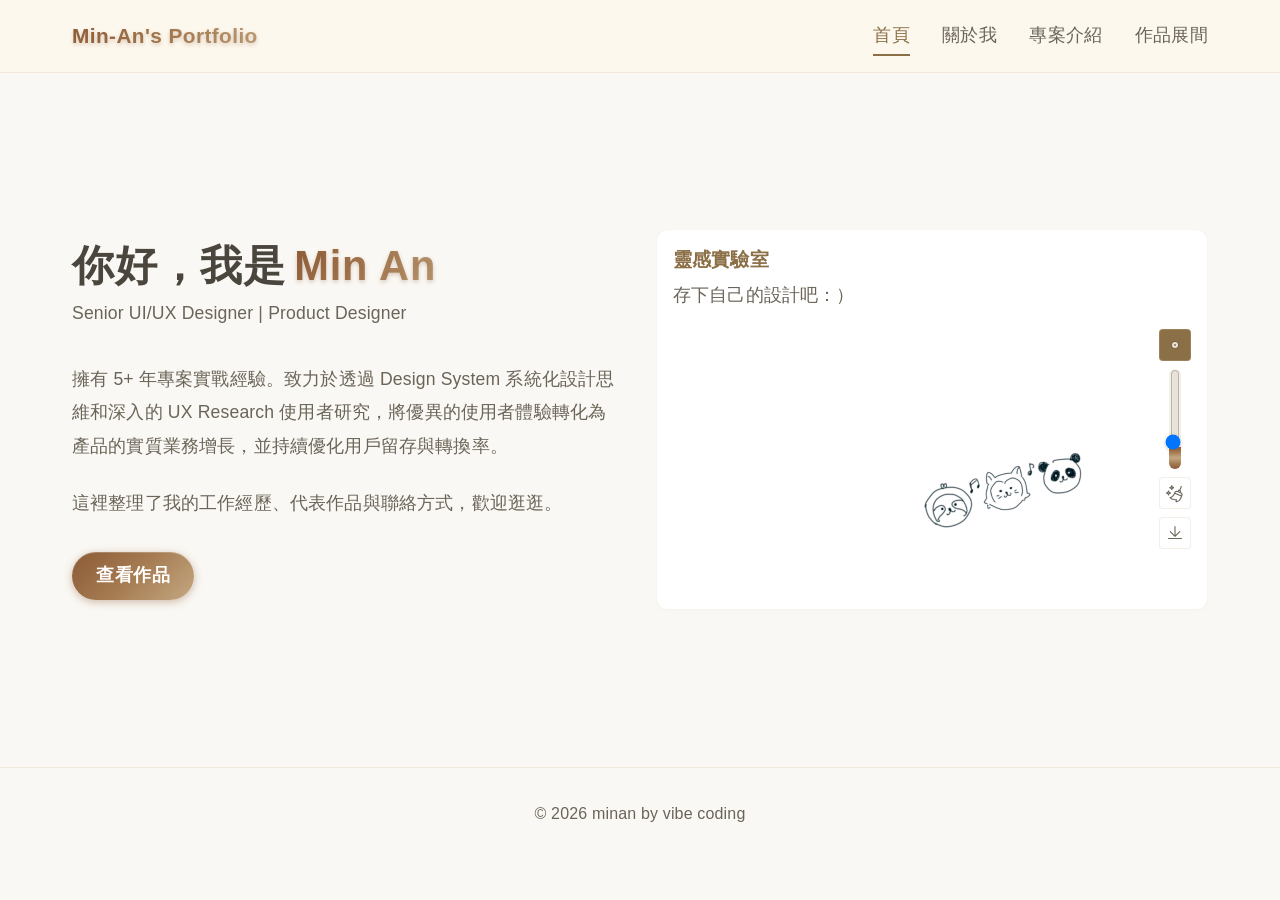
<file: index.html>
<!DOCTYPE html>
<html lang="zh-Hant">
  <head>
    <meta charset="UTF-8" />
    <meta name="viewport" content="width=device-width, initial-scale=1.0" />
    <title>我的作品集 - 首頁</title>
    <link rel="icon" type="image/svg+xml" href="img/favicon.svg" />
    <link rel="stylesheet" href="styles.css" />
  </head>
  <body>
    <header class="site-header">
      <div class="header-content">
        <div class="logo">Min-An's Portfolio</div>
        <button class="menu-toggle" id="menuToggle" aria-label="選單">
          <span></span>
          <span></span>
          <span></span>
        </button>
        <div class="nav-overlay" id="navOverlay"></div>
        <nav class="nav" id="mainNav">
          <a href="index.html" class="nav-link active" data-i18n="nav.home">首頁</a>
          <a href="about.html" class="nav-link" data-i18n="nav.about">關於我</a>
          <a href="works.html" class="nav-link" data-i18n="nav.works">作品集</a>
          <a href="gallery.html" class="nav-link" data-i18n="nav.gallery">圖片集</a>
          <!-- 第一版暫時隱藏留言互動功能 -->
          <!-- <a href="contact.html" class="nav-link" data-i18n="nav.contact">留言互動</a> -->
          <!-- 第一版暫時隱藏語言切換功能 -->
          <!-- <div class="lang-switch">
            <button class="lang-btn active" data-lang="zh">中</button>
            <button class="lang-btn" data-lang="en">EN</button>
          </div> -->
        </nav>
      </div>
    </header>

    <main class="container container-home">
      <section class="hero">
        <div class="hero-text">
          <h1>
            <span data-i18n="home.hero.title">你好，我是</span>
            <span class="accent">Min An</span>
          </h1>
          <p class="hero-title-role" data-i18n="home.hero.subtitle">
            一位專注於打造優質使用者體驗的前端 / 全端工程師。
          </p>
          <p class="hero-subtitle" data-i18n="home.hero.subtitle2">
            一位專注於打造優質使用者體驗的前端 / 全端工程師。
          </p>
          <p class="hero-description" data-i18n="home.hero.desc">
            這裡整理了我的工作經歷、代表作品與聯絡方式，歡迎逛逛，也可以在留言頁和我互動。
          </p>
          <div class="hero-actions">
            <a href="works.html" class="btn primary" data-i18n="home.hero.viewWorks"
              >查看作品</a
            >
            <!-- 第一版暫時隱藏前往留言按鈕 -->
            <!-- <a href="contact.html" class="btn ghost" data-i18n="home.hero.goContact"
              >前往留言</a
            > -->
          </div>
        </div>
        <div class="canvas-pane">
          <div class="canvas-header">
            <h2 class="canvas-title">靈感實驗室</h2>
            <p class="canvas-subtitle">
              存下自己的設計吧：）
            </p>
          </div>
          <div class="canvas-body">
            <div class="canvas-wrapper">
              <canvas id="drawCanvas"></canvas>
            </div>
            <div class="canvas-tool-dock">
              <div class="tool-brush-control" title="筆刷設定">
                <label class="tool-btn color-btn" title="顏色">
                  <input type="color" id="brushColor" value="#8b6f47" />
                  <div class="size-circle" id="sizeCircle"></div>
                </label>
                <input
                  type="range"
                  id="brushSize"
                  class="vertical-range"
                  min="2"
                  max="20"
                  value="6"
                />
              </div>
              <button
                id="clearCanvas"
                class="tool-btn"
                type="button"
                title="清除畫布"
              >
                <svg width="24" height="24" viewBox="0 0 24 24" fill="none" xmlns="http://www.w3.org/2000/svg">
                  <path d="M9 5C9 6.10457 8.10457 7 7 7" stroke="currentColor"/>
                  <path d="M11 7C9.89543 7 9 6.10457 9 5" stroke="currentColor"/>
                  <path d="M9 9C9 7.89543 9.89543 7 11 7" stroke="currentColor"/>
                  <path d="M7 7C8.10457 7 9 7.89543 9 9" stroke="currentColor"/>
                  <path d="M6 10C6 11.1046 5.10457 12 4 12" stroke="currentColor"/>
                  <path d="M8 12C6.89543 12 6 11.1046 6 10" stroke="currentColor"/>
                  <path d="M6 14C6 12.8954 6.89543 12 8 12" stroke="currentColor"/>
                  <path d="M4 12C5.10457 12 6 12.8954 6 14" stroke="currentColor"/>
                  <path d="M11.9429 12.2832L17.9429 14.7832M17.93 15.2915L18.3057 14.3648C18.7206 13.3411 18.2272 12.1749 17.2035 11.7599L14.4233 10.6329C13.3996 10.2179 12.2334 10.7114 11.8184 11.7351L11.4427 12.6618C10.9424 13.7829 10.4428 14.2832 9.94277 14.7832C9.44299 15.2829 7.94304 16.2832 7.44287 16.2832C7.94287 16.7832 8.746 17.4838 9.94242 17.7829C11.5424 18.1829 12.9424 18.2829 13.4424 18.2829L12.9428 19.7832C13.2761 19.9498 14.6986 19.7793 15.4428 19.2832C16.9428 18.2832 17.2675 16.622 17.93 15.2915Z" stroke="currentColor" stroke-linejoin="round"/>
                  <path d="M16.7402 11.2294L16.928 10.766C17.1355 10.2542 16.8888 9.67104 16.3769 9.46356C15.8651 9.25608 15.282 9.50281 15.0745 10.0146L14.8867 10.478" stroke="currentColor"/>
                  <path d="M16.5298 9.15096L17.8071 6" stroke="currentColor" stroke-linecap="round"/>
                </svg>
              </button>
              <button
                id="downloadCanvas"
                class="tool-btn"
                type="button"
                title="下載畫布"
              >
                <svg width="24" height="24" viewBox="0 0 24 24" fill="none" xmlns="http://www.w3.org/2000/svg">
                  <path d="M12 6V15.0357M12 15.0357L7.6 10.7143M12 15.0357L16.4 10.7143M6 17H18" stroke="currentColor" stroke-linecap="round" stroke-linejoin="round"/>
                </svg>
              </button>
            </div>
          </div>
        </div>
      </section>
    </main>

    <footer class="site-footer">
      <p>
        © <span id="year"></span> minan by vibe coding
      </p>
    </footer>

    <script src="lang.js"></script>
    <script src="draw.js"></script>
    <script>
      document.getElementById("year").textContent = new Date().getFullYear();
      
      // 側邊欄控制
      const menuToggle = document.getElementById("menuToggle");
      const mainNav = document.getElementById("mainNav");
      const navOverlay = document.getElementById("navOverlay");
      
      function toggleNav() {
        mainNav.classList.toggle("active");
        menuToggle.classList.toggle("active");
        if (navOverlay) {
          navOverlay.classList.toggle("active");
        }
      }
      
      function closeNav() {
        mainNav.classList.remove("active");
        menuToggle.classList.remove("active");
        if (navOverlay) {
          navOverlay.classList.remove("active");
        }
      }
      
      if (menuToggle && mainNav) {
        menuToggle.addEventListener("click", toggleNav);
        
        if (navOverlay) {
          navOverlay.addEventListener("click", closeNav);
        }
        
        // 點擊導航連結時關閉側邊欄
        mainNav.querySelectorAll(".nav-link").forEach(link => {
          link.addEventListener("click", closeNav);
        });
      }
    </script>
  </body>
  </html>
</file>
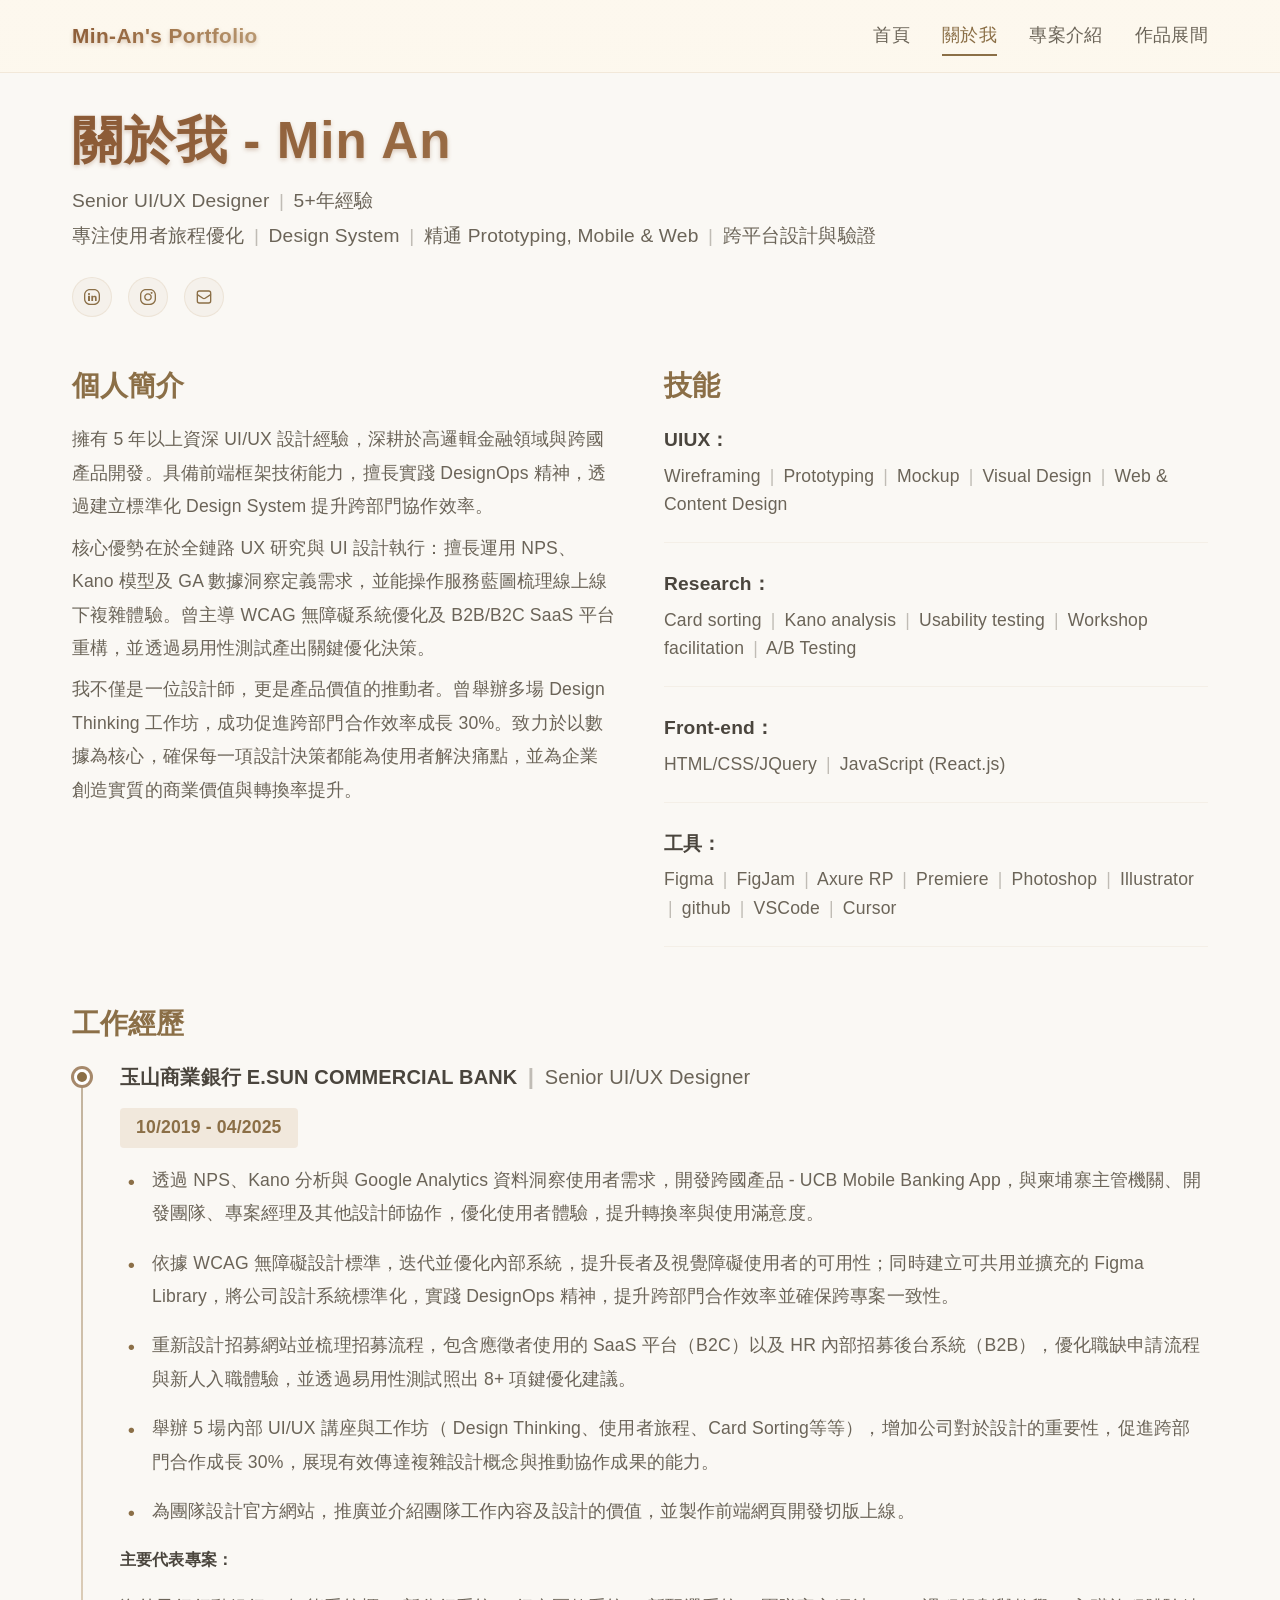
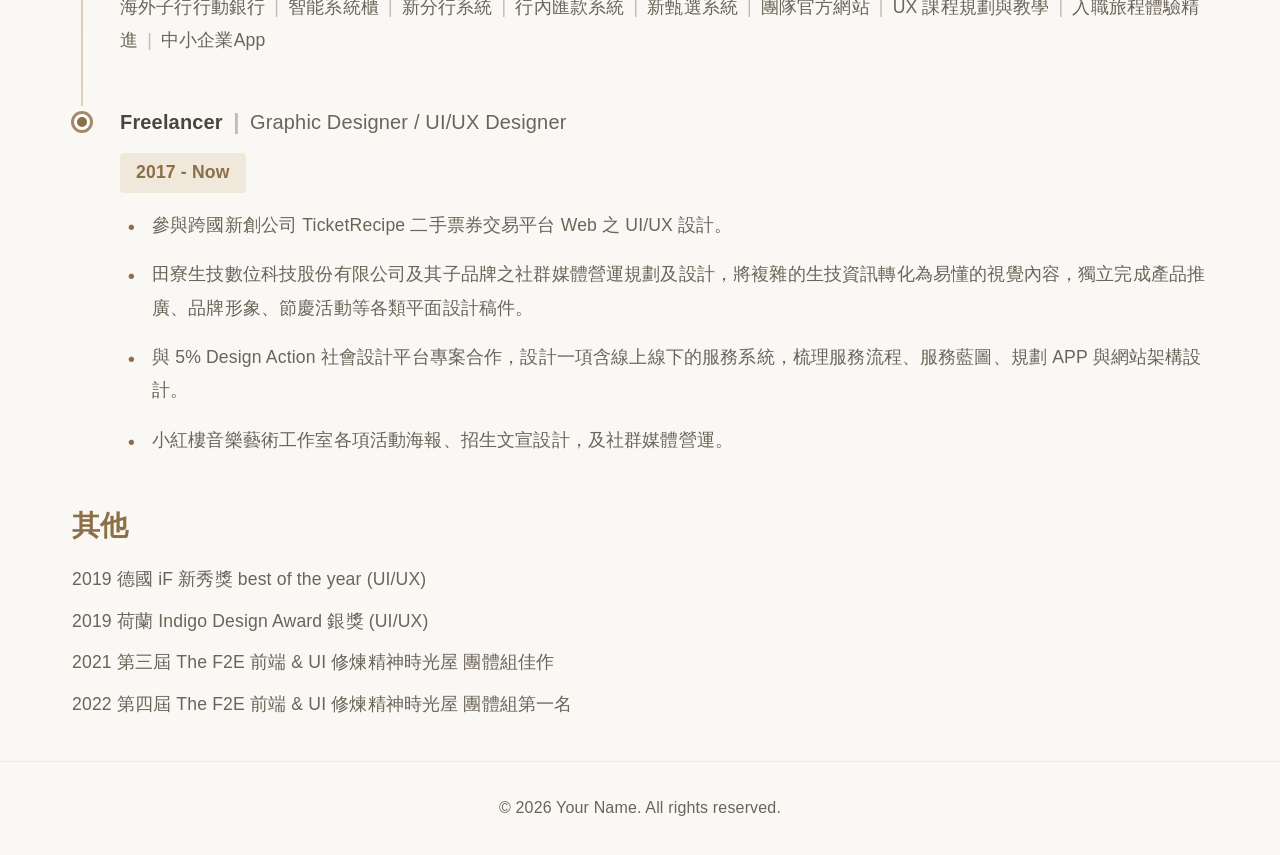
<file: about.html>
<!DOCTYPE html>
<html lang="zh-Hant">
  <head>
    <meta charset="UTF-8" />
    <meta name="viewport" content="width=device-width, initial-scale=1.0" />
    <title>MIN AN's Portfolio</title>
    <link rel="icon" type="image/svg+xml" href="img/favicon.svg" />
    <link rel="stylesheet" href="styles.css" />
  </head>
  <body>
    <header class="site-header">
      <div class="header-content">
        <div class="logo">Min-An's Portfolio</div>
        <button class="menu-toggle" id="menuToggle" aria-label="選單">
          <span></span>
          <span></span>
          <span></span>
        </button>
        <div class="nav-overlay" id="navOverlay"></div>
        <nav class="nav" id="mainNav">
          <a href="index.html" class="nav-link" data-i18n="nav.home">首頁</a>
          <a href="about.html" class="nav-link active" data-i18n="nav.about"
            >關於我</a
          >
          <a href="works.html" class="nav-link" data-i18n="nav.works">作品集</a>
          <a href="gallery.html" class="nav-link" data-i18n="nav.gallery"
            >圖片集</a
          >
          <!-- 第一版暫時隱藏留言互動功能 -->
          <!-- <a href="contact.html" class="nav-link" data-i18n="nav.contact"
            >留言互動</a
          > -->
          <!-- 第一版暫時隱藏語言切換功能 -->
          <!-- <div class="lang-switch">
            <button class="lang-btn active" data-lang="zh">中</button>
            <button class="lang-btn" data-lang="en">EN</button>
          </div> -->
        </nav>
      </div>
    </header>

    <main class="container container-page">
      <section class="page-header">
        <h1 data-i18n="about.title">About Me - Min An</h1>
        <p data-i18n="about.subtitle">
            Senior UI/UX Designer <span class="skill-separator">|</span> 5+年經驗
        </p>
        <p data-i18n="about.subtitle2">
            專注使用者旅程優化 <span class="skill-separator">|</span> Design System <span class="skill-separator">|</span> 精通 Prototyping, Mobile & Web <span class="skill-separator">|</span> 跨平台設計與驗證
        </p>
        <div class="social-icons">
          <a href="https://www.linkedin.com/in/minanw/" target="_blank" rel="noopener noreferrer" class="social-icon" aria-label="LinkedIn">
            <svg width="24" height="24" viewBox="0 0 30 30" fill="none" xmlns="http://www.w3.org/2000/svg">
              <path d="M18 25V27H12V25H18ZM25 18V12C25 8.13401 21.866 5 18 5H12C8.13401 5 5 8.13401 5 12V18C5 21.866 8.13401 25 12 25V27C7.02944 27 3 22.9706 3 18V12C3 7.02944 7.02944 3 12 3H18C22.9706 3 27 7.02944 27 12V18C27 22.9706 22.9706 27 18 27V25C21.866 25 25 21.866 25 18Z" fill="currentColor"/>
              <path d="M14 21L14 13.1839L16.6587 13.1839L16.6587 14.3392C16.7442 14.1034 17.0921 13.6179 17.5349 13.3678C17.8605 13.1839 18.2015 13 19.0698 13C20.3721 13 20.8506 13.5021 21.3023 14.0115C21.754 14.5161 22 15.4566 22 16.4081V21H19.4418V16.9632C19.4418 16.3432 19.3325 15.8915 19.1139 15.608C18.9002 15.3196 18.5651 15.1754 18.1085 15.1754C17.6131 15.1754 17.2464 15.3196 17.0084 15.608C16.7752 15.8915 16.6587 16.3336 16.6587 16.9343V21L14 21Z" fill="currentColor"/>
              <path d="M9 10.5C9 9.67157 9.67157 9 10.5 9V9C11.3284 9 12 9.67157 12 10.5V10.5C12 11.3284 11.3284 12 10.5 12V12C9.67157 12 9 11.3284 9 10.5V10.5Z" fill="currentColor"/>
              <path d="M9 13H12V21H9V13Z" fill="currentColor"/>
            </svg>
          </a>
          <a href="https://www.instagram.com/slothw.design/?igsh=bDNoZGlsYTJsam9m&utm_source=qr#" target="_blank" rel="noopener noreferrer" class="social-icon" aria-label="Instagram">
            <svg width="24" height="24" viewBox="0 0 30 30" fill="none" xmlns="http://www.w3.org/2000/svg">
              <path d="M18 25V27H12V25H18ZM25 18V12C25 8.13401 21.866 5 18 5H12C8.13401 5 5 8.13401 5 12V18C5 21.866 8.13401 25 12 25V27C7.02944 27 3 22.9706 3 18V12C3 7.02944 7.02944 3 12 3H18C22.9706 3 27 7.02944 27 12V18C27 22.9706 22.9706 27 18 27V25C21.866 25 25 21.866 25 18Z" fill="currentColor"/>
              <path d="M18.7777 14.9995C18.7775 12.9133 17.0857 11.2221 14.9995 11.2221C12.9134 11.2224 11.2224 12.9134 11.2221 14.9995C11.2221 17.0857 12.9133 18.7775 14.9995 18.7777V20.7777L14.7026 20.7699C11.6498 20.6152 9.22217 18.0907 9.22217 14.9995C9.2224 11.8089 11.8089 9.2224 14.9995 9.22217C18.1903 9.22217 20.7775 11.8087 20.7777 14.9995L20.7699 15.2973C20.6151 18.35 18.0907 20.7777 14.9995 20.7777V18.7777C17.0858 18.7777 18.7777 17.0858 18.7777 14.9995Z" fill="currentColor"/>
              <path d="M19 8.77743C19 8.04118 19.5971 7.44434 20.3333 7.44434V7.44434C21.0696 7.44434 21.6667 8.04118 21.6667 8.77743V8.77743C21.6667 9.51367 21.0696 10.1105 20.3333 10.1105V10.1105C19.5971 10.1105 19 9.51367 19 8.77743V8.77743Z" fill="currentColor"/>
              <path d="M21 8.77734C21 8.40859 20.7008 8.11035 20.333 8.11035C19.9653 8.11053 19.667 8.4087 19.667 8.77734L19.6807 8.91211C19.743 9.21602 20.0114 9.44418 20.333 9.44434V10.1104C19.5969 10.1102 19 9.51348 19 8.77734C19 8.04124 19.5969 7.44451 20.333 7.44434C21.0692 7.44434 21.6669 8.04114 21.667 8.77734L21.6602 8.91406C21.5917 9.58614 21.0231 10.1104 20.333 10.1104V9.44434C20.7009 9.44434 21 9.14614 21 8.77734Z" fill="currentColor"/>
            </svg>
          </a>
          <a href="mailto:emily.w9614@gmail.com" class="social-icon email-icon" aria-label="Email" style="pointer-events: auto;">
            <svg width="30" height="30" viewBox="0 0 30 30" fill="none" xmlns="http://www.w3.org/2000/svg" style="pointer-events: none;">
<path d="M4.5 11L13.3359 16.8906C14.3436 17.5624 15.6564 17.5624 16.6641 16.8906L25.5 11" stroke="currentColor" stroke-width="2"/>
<rect x="5" y="6" width="20" height="18" rx="3" stroke="currentColor" stroke-width="2"/>
</svg>
          </a>
        </div>
      </section>

      <section class="grid-2">
        <div>
          <h2 data-i18n="about.section.profile">個人簡介</h2>
          <p data-i18n="about.profile.p1"></p>
          <p data-i18n="about.profile.p2"></p>
          <p data-i18n="about.profile.p3"></p>
        </div>
        <div>
          <h2 data-i18n="about.section.skills">技能樹</h2>
          <ul class="skill-list">
            <li>
              <span class="skill-name">UIUX：</span>
              <span class="skill-detail">Wireframing <span class="skill-separator">|</span> Prototyping <span class="skill-separator">|</span> Mockup <span class="skill-separator">|</span> Visual Design <span class="skill-separator">|</span> Web & Content Design</span>
            </li>
            <li>
              <span class="skill-name">Research：</span>
              <span class="skill-detail">Card sorting <span class="skill-separator">|</span> Kano analysis <span class="skill-separator">|</span> Usability testing <span class="skill-separator">|</span> Workshop facilitation <span class="skill-separator">|</span> A/B Testing</span>
            </li>
            <li>
              <span class="skill-name">Front-end：</span>
              <span class="skill-detail">HTML/CSS/JQuery <span class="skill-separator">|</span> JavaScript (React.js)</span>
            </li>
            <li>
              <span class="skill-name">工具：</span>
              <span class="skill-detail">Figma <span class="skill-separator">|</span> FigJam <span class="skill-separator">|</span> Axure RP <span class="skill-separator">|</span> Premiere <span class="skill-separator">|</span> Photoshop <span class="skill-separator">|</span> Illustrator <span class="skill-separator">|</span> github <span class="skill-separator">|</span> VSCode <span class="skill-separator">|</span> Cursor</span>
            </li>
          </ul>
        </div>
      </section>

      <section class="timeline">
        <h2 data-i18n="about.timeline.title">工作經歷</h2>
        <div class="timeline-item">
          <div class="timeline-dot"></div>
          <div class="timeline-content">
            <h3 data-i18n="about.timeline.a.title">玉山商業銀行 E.SUN COMMERCIAL BANK - Senior UI/UX Designer</h3>
            <span class="timeline-period" data-i18n="about.timeline.a.period">10/2019 - 04/2025</span>
            <ul>
              <li data-i18n="about.timeline.a.desc">透過 NPS、Kano 分析與 Google Analytics 資料洞察使用者需求，開發跨國產品 - UCB Mobile Banking App，與柬埔寨主管機關、開發團隊、專案經理及其他設計師協作，優化使用者體驗，提升轉換率與使用滿意度。</li>
              <li data-i18n="about.timeline.a.desc2">依據 WCAG 無障礙設計標準，迭代並優化內部系統，提升長者及視覺障礙使用者的可用性；同時建立可共用並擴充的 Figma Library，將公司設計系統標準化，實踐 DesignOps 精神，提升跨部門合作效率並確保跨專案一致性。</li>
              <li data-i18n="about.timeline.a.desc3">重新設計招募網站並梳理招募流程，包含應徵者使用的 SaaS 平台（B2C）以及 HR 內部招募後台系統（B2B），優化職缺申請流程與新人入職體驗，並透過易用性測試照出 8 項鍵優化建議。</li>
              <li data-i18n="about.timeline.a.desc4">舉辦 5 場內部 UI/UX 講座與工作坊（ Design Thinking、使用者旅程、Card Sorting等等），增加公司對於設計的重要性，促進跨部門合作成長 30%，展現有效傳達複雜設計概念與推動協作成果的能力。</li>
              <li data-i18n="about.timeline.a.desc5">為團隊設計官方網站，推廣並介紹團隊工作內容及設計的價值，且協助前端網頁開發切版上線。</li>
            </ul>
            <p style="margin-top: var(--spacing-md);">
              <strong data-i18n="about.timeline.a.projects.title">主要代表專案：</strong>
            </p>
            <ul>
              <li class="no-bullet" data-i18n="about.timeline.a.projects">海外子行行動銀行 <span class="skill-separator">|</span> 智能系統櫃 <span class="skill-separator">|</span> 新分行系統 <span class="skill-separator">|</span> 行內匯款系統 <span class="skill-separator">|</span> 新甄選系統 <span class="skill-separator">|</span> 團隊官方網站 <span class="skill-separator">|</span> UX 課程規劃與教學 <span class="skill-separator">|</span> 入職旅程體驗精進 <span class="skill-separator">|</span> 中小企業App</li>
            </ul>
          </div>
        </div>
        <div class="timeline-item">
          <div class="timeline-dot"></div>
          <div class="timeline-content">
            <h3 data-i18n="about.timeline.b.title">Freelancer - Graphic Designer / UI/UX Designer</h3>
            <span class="timeline-period" data-i18n="about.timeline.b.period">2017 - Now</span>
            <ul>
              <li data-i18n="about.timeline.b.desc">參與跨國新創公司 TicketRecipe 二手票券交易平台 Web 之 UIUX 設計。</li>
              <li data-i18n="about.timeline.b.desc2">田寮生技數位科技股份有限公司及其子品牌之社群媒體營運規劃及設計，將複雜的生技資訊轉化為易懂的視覺內容，獨立完成產品推廣、品牌形象、節慶活動等各類平面設計稿件。</li>
              <li data-i18n="about.timeline.b.desc3">與 5% Design Action 社會設計平台專案合作，設計一項含線上線下的服務系統，梳理服務流程、服務藍圖、規劃APP與網站架構設計。</li>
              <li data-i18n="about.timeline.b.desc4">小紅樓音樂藝術工作室各項活動海報、招生文宣設計，及社群媒體營運。</li>
            </ul>
          </div>
        </div>
      </section>

      <section>
        <h2 data-i18n="about.timeline.c.title">其他</h2>
        <p data-i18n="about.timeline.c.desc">2019 德國 iF 新秀獎 best of the year (UI/UX)</p>
        <p data-i18n="about.timeline.c.desc2">2019 荷蘭 Indigo Design Award 銀獎 (UI/UX)</p>
        <p data-i18n="about.timeline.c.desc3">2021 第三屆 The F2E 前端 & UI 修煉精神時光屋 團體組佳作</p>
        <p data-i18n="about.timeline.c.desc4">2022 第四屆 The F2E 前端 & UI 修煉精神時光屋 團體組第一名</p>
      </section>
    </main>

    <footer class="site-footer">
      <p>
        © <span id="year"></span> Your Name.
        <span data-i18n="footer.copyright">All rights reserved.</span>
      </p>
    </footer>

    <script src="lang.js"></script>
    <script>
      document.getElementById("year").textContent = new Date().getFullYear();
      
      // 側邊欄控制
      const menuToggle = document.getElementById("menuToggle");
      const mainNav = document.getElementById("mainNav");
      const navOverlay = document.getElementById("navOverlay");
      
      function toggleNav() {
        mainNav.classList.toggle("active");
        menuToggle.classList.toggle("active");
        if (navOverlay) {
          navOverlay.classList.toggle("active");
        }
      }
      
      function closeNav() {
        mainNav.classList.remove("active");
        menuToggle.classList.remove("active");
        if (navOverlay) {
          navOverlay.classList.remove("active");
        }
      }
      
      if (menuToggle && mainNav) {
        menuToggle.addEventListener("click", toggleNav);
        
        if (navOverlay) {
          navOverlay.addEventListener("click", closeNav);
        }
        
        // 點擊導航連結時關閉側邊欄
        mainNav.querySelectorAll(".nav-link").forEach(link => {
          link.addEventListener("click", closeNav);
        });
      }
    </script>
  </body>
  </html>
</file>
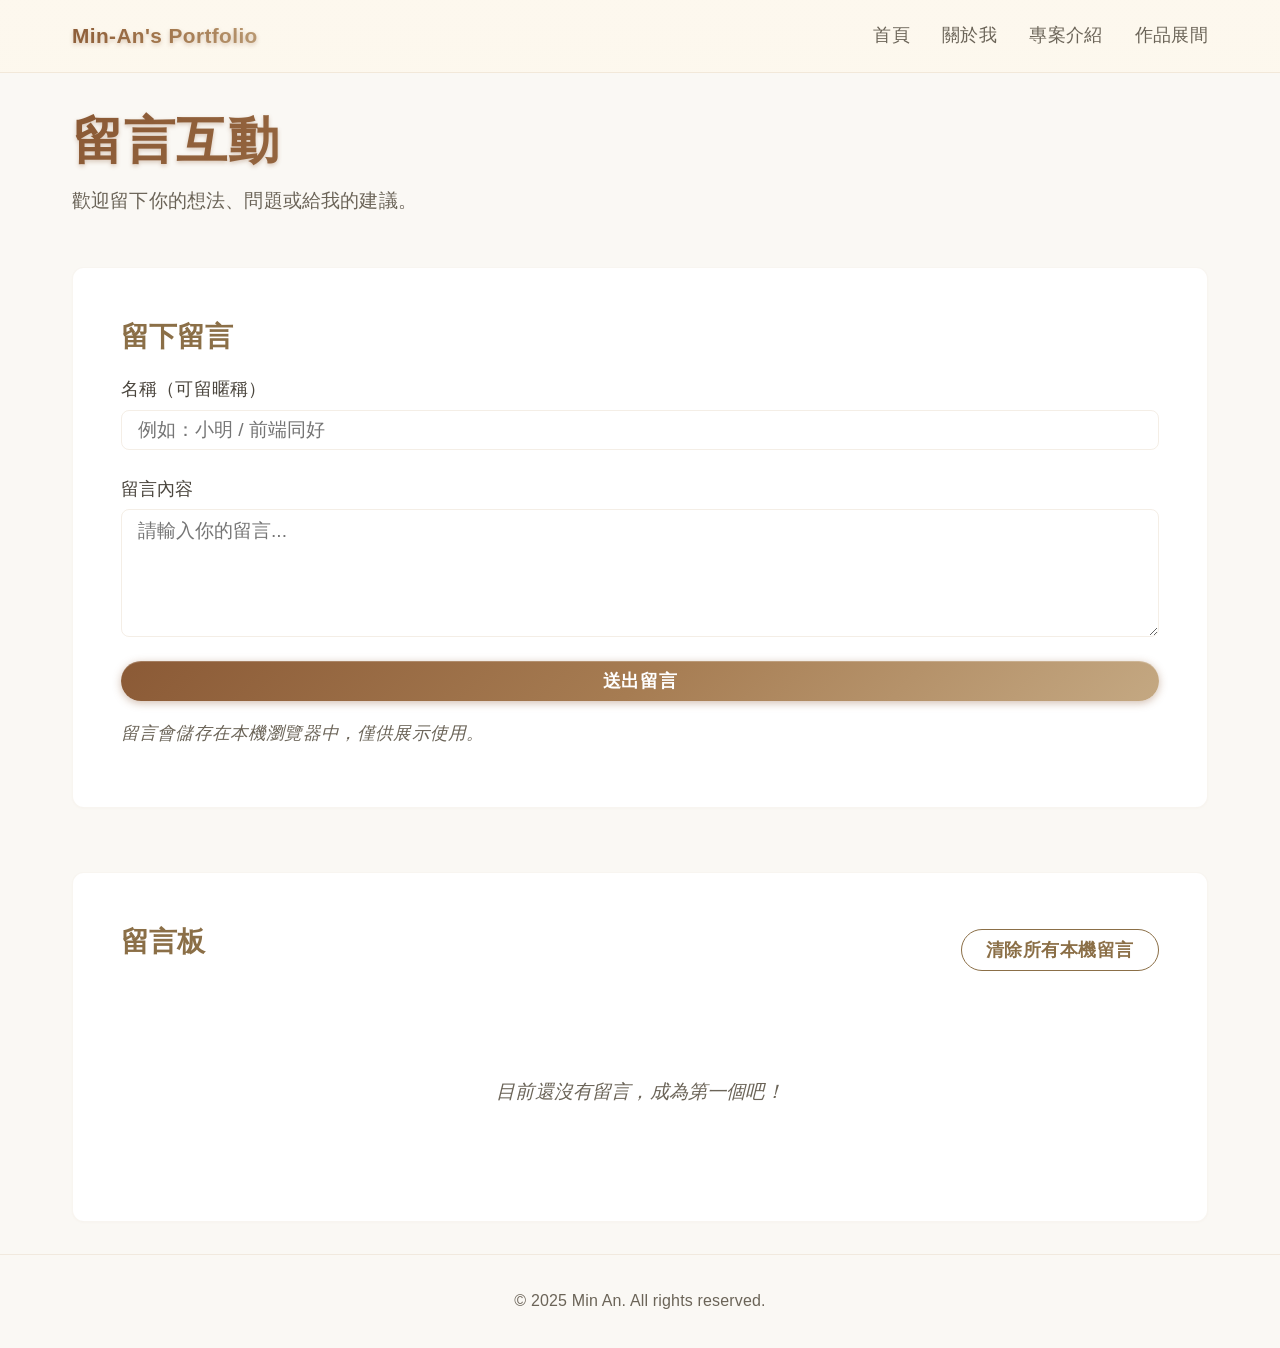
<file: contact.html>
<!DOCTYPE html>
<html lang="zh-Hant">
  <head>
    <meta charset="UTF-8" />
    <meta name="viewport" content="width=device-width, initial-scale=1.0" />
    <title>留言互動 - MIN AN's Portfolio</title>
    <link rel="icon" type="image/svg+xml" href="img/favicon.svg" />
    <link rel="stylesheet" href="styles.css" />
  </head>
  <body>
    <header class="site-header">
      <div class="header-content">
        <div class="logo">Min-An's Portfolio</div>
        <button class="menu-toggle" id="menuToggle" aria-label="選單">
          <span></span>
          <span></span>
          <span></span>
        </button>
        <div class="nav-overlay" id="navOverlay"></div>
        <nav class="nav" id="mainNav">
          <a href="index.html" class="nav-link" data-i18n="nav.home">首頁</a>
          <a href="about.html" class="nav-link" data-i18n="nav.about">關於我</a>
          <a href="works.html" class="nav-link" data-i18n="nav.works">作品集</a>
          <a href="gallery.html" class="nav-link" data-i18n="nav.gallery">圖片集</a>
          <!-- 第一版暫時隱藏留言互動功能 -->
          <!-- <a href="contact.html" class="nav-link active" data-i18n="nav.contact">留言互動</a> -->
          <!-- 第一版暫時隱藏語言切換功能 -->
          <!-- <div class="lang-switch">
            <button class="lang-btn active" data-lang="zh">中</button>
            <button class="lang-btn" data-lang="en">EN</button>
          </div> -->
        </nav>
      </div>
    </header>

    <main class="container container-page">
      <section class="page-header">
        <h1 data-i18n="contact.title">留言互動</h1>
        <p data-i18n="contact.subtitle">歡迎留下你的想法、問題或給我的建議。</p>
      </section>

      <section class="contact-section">
        <div class="contact-form-wrapper">
          <h2 data-i18n="contact.form.title">留下留言</h2>
          <form id="comment-form" class="comment-form">
            <div class="form-group">
              <label for="name" data-i18n="contact.form.name">名稱（可留暱稱）</label>
              <input
                type="text"
                id="name"
                name="name"
                placeholder="例如：小明 / 前端同好"
                data-i18n-placeholder="contact.form.name.placeholder"
              />
            </div>
            <div class="form-group">
              <label for="message" data-i18n="contact.form.message">留言內容</label>
              <textarea
                id="message"
                name="message"
                rows="5"
                placeholder="請輸入你的留言..."
                data-i18n-placeholder="contact.form.message.placeholder"
                required
              ></textarea>
            </div>
            <button type="submit" class="btn primary" data-i18n="contact.form.submit">送出留言</button>
            <p class="form-hint" id="form-hint" data-i18n="contact.form.hint">留言會儲存在本機瀏覽器中，僅供展示使用。</p>
          </form>
        </div>

        <div class="comment-board-wrapper">
          <div class="comment-board-header">
            <h2 data-i18n="contact.board.title">留言板</h2>
            <button id="clear-comments" class="btn ghost" data-i18n="contact.board.clear">清除所有本機留言</button>
          </div>
          <div id="no-comments" class="no-comments" data-i18n="contact.board.empty">目前還沒有留言，成為第一個吧！</div>
          <ul id="comment-list" class="comment-list"></ul>
        </div>
      </section>
    </main>

    <footer class="site-footer">
      <p>&copy; 2025 Min An. All rights reserved.</p>
    </footer>

    <script src="lang.js"></script>
    <script src="comments.js"></script>
    <script>
      // 導航選單切換
      const menuToggle = document.getElementById("menuToggle");
      const navOverlay = document.getElementById("navOverlay");
      const mainNav = document.getElementById("mainNav");

      if (menuToggle) {
        menuToggle.addEventListener("click", () => {
          mainNav.classList.toggle("active");
          navOverlay.classList.toggle("active");
          menuToggle.classList.toggle("active");
        });
      }

      if (navOverlay) {
        navOverlay.addEventListener("click", () => {
          mainNav.classList.remove("active");
          navOverlay.classList.remove("active");
          menuToggle.classList.remove("active");
        });
      }
    </script>
  </body>
</html>
</file>
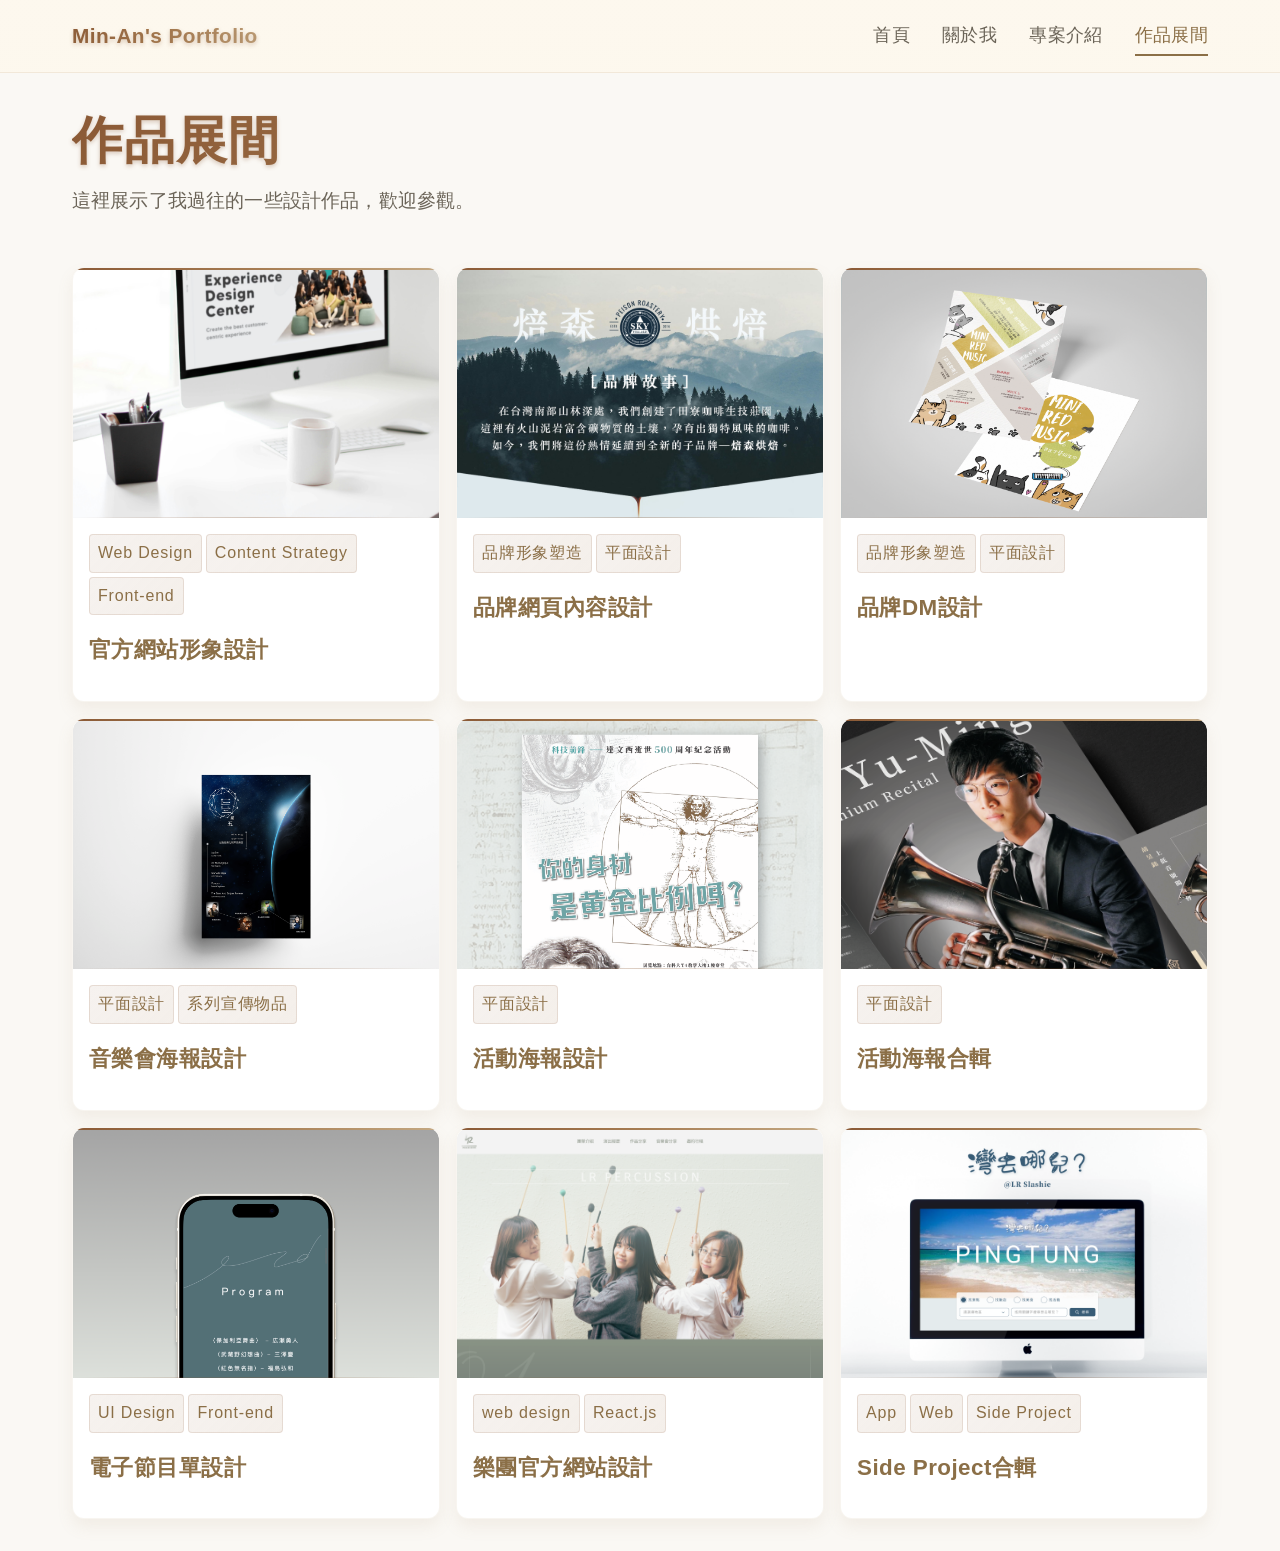
<file: gallery.html>
<!DOCTYPE html>
<html lang="zh-Hant">
  <head>
    <meta charset="UTF-8" />
    <meta name="viewport" content="width=device-width, initial-scale=1.0" />
    <title>圖片集 - 我的作品集</title>
    <link rel="icon" type="image/svg+xml" href="img/favicon.svg" />
    <link rel="stylesheet" href="styles.css" />
  </head>
  <body>
    <header class="site-header">
      <div class="header-content">
        <div class="logo">Min-An's Portfolio</div>
        <button class="menu-toggle" id="menuToggle" aria-label="選單">
          <span></span>
          <span></span>
          <span></span>
        </button>
        <div class="nav-overlay" id="navOverlay"></div>
        <nav class="nav" id="mainNav">
          <a href="index.html" class="nav-link" data-i18n="nav.home">首頁</a>
          <a href="about.html" class="nav-link" data-i18n="nav.about">關於我</a>
          <a href="works.html" class="nav-link" data-i18n="nav.works">作品集</a>
          <a href="gallery.html" class="nav-link active" data-i18n="nav.gallery">圖片集</a>
          <!-- 第一版暫時隱藏留言互動功能 -->
          <!-- <a href="contact.html" class="nav-link" data-i18n="nav.contact">留言互動</a> -->
          <!-- 第一版暫時隱藏語言切換功能 -->
          <!-- <div class="lang-switch">
            <button class="lang-btn active" data-lang="zh">中</button>
            <button class="lang-btn" data-lang="en">EN</button>
          </div> -->
        </nav>
      </div>
    </header>

    <main class="container container-page">
      <section class="page-header">
        <h1 data-i18n="gallery.title">圖片集</h1>
        <p data-i18n="gallery.subtitle">展示設計作品與視覺設計</p>
      </section>

      <div id="galleryContainer">
        <!-- Gallery content will be generated here -->
      </div>
    </main>

    <!-- Modal for gallery popup -->
    <div class="project-modal" id="galleryModal">
      <div class="modal-overlay" id="modalOverlay"></div>
      <div class="modal-content-wrapper">
        <button class="modal-close" id="modalClose" aria-label="關閉">×</button>
        <div class="modal-content">
          <div class="modal-header">
            <div class="modal-badge" id="modalBadge"></div>
            <h2 class="modal-title" id="modalTitle"></h2>
          </div>
          <div class="modal-body" id="modalBody"></div>
          <div class="modal-footer" id="modalFooter"></div>
        </div>
        <aside class="modal-sidebar" id="modalSidebar"></aside>
      </div>
    </div>

    <script src="lang.js"></script>
    <script>
      const galleryContainer = document.getElementById("galleryContainer");
      const galleryModal = document.getElementById("galleryModal");
      const modalOverlay = document.getElementById("modalOverlay");
      const modalClose = document.getElementById("modalClose");
      const modalBadge = document.getElementById("modalBadge");
      const modalTitle = document.getElementById("modalTitle");
      const modalBody = document.getElementById("modalBody");
      const modalFooter = document.getElementById("modalFooter");
      const modalSidebar = document.getElementById("modalSidebar");

      const galleryData = {
        graphic: [
          {
            image: "img/gallery/minired/dm3.png",
            caption: "品牌DM設計",
            badge: ["品牌形象塑造", "平面設計"],
            popupImages: [
              "img/gallery/minired/dm2.png",
              "img/gallery/minired/dm3.png",
              "img/gallery/minired/dm4.png",
              "img/gallery/minired/dm5.png",
              "img/gallery/minired/namecard.png",
              "img/gallery/minired/post1.png",
              "img/gallery/minired/poster2.png",
              "img/gallery/minired/音樂講座.png"
            ]
          },
          {
            image: "img/gallery/friday/poster.png",
            caption: "音樂會海報設計",
            badge: ["平面設計", "系列宣傳物品"],
            popupImages: [
              "img/gallery/friday/Friday.png",
              "img/gallery/friday/postcard1.png",
              "img/gallery/friday/Back_Cover_Left.png",
              "img/gallery/friday/感謝狀.png"
            ]
          },
          {
            image: "img/gallery/da/Artboard 9@2x.png",
            caption: "活動海報設計",
            popupImages: [
              "img/gallery/da/Artboard 1@2x.png",
              "img/gallery/da/Artboard 1 copy@2x.png",
              "img/gallery/da/Artboard 1 copy 2@2x.png",
              "img/gallery/da/Artboard 9 copy 2@2x.png"
            ]
          },
          {
            image: "img/gallery/poster/2-1.png",
            caption: "活動海報合輯",
            popupImages: [
              "img/gallery/poster/2.1.png",
              "img/gallery/poster/2-1.png",
              "img/gallery/poster/2.3.png",
              "img/gallery/poster/鳥林.png",
              "img/gallery/poster/Artboard 12 copy 2@2x.png",
              "img/gallery/poster/Artboard 12 copy 3@2x.png",
              "img/gallery/poster/Artboard 12 copy@2x.png",
              "img/gallery/poster/Artboard 1 copy.png",
              "img/gallery/poster/Artboard 1 copy 2.png",
              "img/gallery/poster/Artboard 1 copy 4.png",
              "img/gallery/poster/poster4.png",
              "img/gallery/poster/new-cl-b.png",
              "img/gallery/poster/new-poster.png",
              "img/gallery/poster/new-sax-b.png"
            ]
          }
        ],
        ui: [
          {
            image: "img/gallery/cover2.png",
            caption: "官方網站形象設計",
            badge: ["Web Design", "Content Strategy", "Front-end"],
            popupContent: {
              overview: "為響應公司政策，強化使用者體驗的重要性，新成立的 Experience Design Center 團隊需要一個對內形象官網，讓其他部門理解我們的定位、工作內容與合作模式。本專案為一頁式網頁設計，目標是以視覺風格和內容結構展現 UX 團隊的價值與特色。",
              responsibilities: [
                "從零開始規劃網站整體內容與架構",
                "提出多套視覺風格設計提案",
                "靜態網頁開發與實際上線"
              ],
              results: [
                "增加 UX 團隊於公司內部的曝光度",
                "與其他部門的合作機會增加約 30%",
                "成功促進從未合作過的單位主動接觸 UX 團隊"
              ],
              challenges: [
                {
                  title: "一個網頁該呈現的內容怎麼去規劃？",
                  content: "Content design(內容設計)是為了要讓網站服務，盡可能簡單清楚地表達、並容易理解。因此在開始設計前參考了許多設計團隊的形象網站，以及多數人們對團隊或UIUX的疑問，進而規劃需要呈現於網站的內容。"
                },
                {
                  title: "從零開始的內容設計",
                  content: "原始任務僅為「設計UX團隊官網」，沒有提供內容。為了讓從未接觸過 UX 的同仁也能理解，我先思考他們最關心的幾個問題：我們是誰？什麼是使用者體驗？我們的服務內容是什麼？如何與我們合作？實際成效為何？依據這些問題架構網站內容，讓資訊針對目標族群更有可讀性。"
                },
                {
                  title: "響應式開發的轉變",
                  content: "過往習慣以 px 為單位開發，但此專案需滿足不同裝置尺寸下的良好呈現，因此改以 vh/vw 為單位，確保第一屏關鍵視覺在任何裝置上都能被完整看到"
                },
                {
                  title: "論微動畫的重要性",
                  content: "單頁網站容易因內容過多而造成疲乏，加入滾動時的微動畫，有效吸引使用者注意，提升整體使用體驗。"
                }
              ],
              finalResult: "以活潑的配色與大膽排版突顯團隊年輕、創新的形象，融合品牌三種代表色，打造專屬團隊風格。透過視覺吸引力提升點擊與互動率，進一步加強其他部門對 UX 的認識與重視。"
            },
            popupImages: [
              "img/XDC/xdc1.png",
              "img/XDC/xdc2.png",
              "img/XDC/XDC.mp4"
            ],
            popupVideos: []
          },
          {
            image: "img/gallery/coffee/section1.jpeg",
            caption: "品牌網頁內容設計",
            badge: ["品牌形象塑造", "平面設計"],
            popupContent: {
              overview: "為品牌打造完整的網頁內容設計，透過視覺層次與內容架構的規劃，呈現品牌核心價值與產品特色。本專案著重於內容的可讀性與視覺吸引力，確保使用者能夠快速理解品牌定位與服務內容。",
              responsibilities: [
                "規劃網站整體內容架構與資訊層次",
                "設計視覺風格與版面配置",
                "撰寫與優化網站文案內容"
              ],
              results: [
                "提升品牌形象與專業度",
                "增加使用者對品牌的信任感",
                "確保內容的可讀性與理解度"
              ],
              challenges: [
                {
                  title: "如何平衡視覺設計與內容可讀性？",
                  content: "在設計過程中，需要同時考慮視覺吸引力與內容的可讀性。透過適當的留白、字體大小與行距調整，以及視覺元素的層次安排，確保使用者能夠輕鬆閱讀並理解內容。"
                },
                {
                  title: "內容架構的規劃",
                  content: "從使用者的角度出發，思考他們最關心的問題與需求，進而規劃內容的呈現順序與重點。透過清晰的資訊架構，引導使用者逐步了解品牌價值與服務內容。"
                }
              ],
              finalResult: ""
            },
            popupImages: [
              "img/gallery/coffee/section0.jpeg",
              "img/gallery/coffee/section1.jpeg",
              "img/gallery/coffee/section2.jpeg",
              "img/gallery/coffee/section3.jpeg",
              "img/gallery/coffee/section4.jpeg",
              "img/gallery/coffee/section5.jpeg",
              "img/gallery/coffee/section7.jpeg"
            ]
          }
        ],
        graphic: [
          {
            image: "img/gallery/minired/dm3.png",
            caption: "品牌DM設計",
            badge: ["品牌形象塑造", "平面設計"],
            popupImages: [
              "img/gallery/minired/dm2.png",
              "img/gallery/minired/dm3.png",
              "img/gallery/minired/dm4.png",
              "img/gallery/minired/dm5.png",
              "img/gallery/minired/namecard.png",
              "img/gallery/minired/post1.png",
              "img/gallery/minired/poster2.png",
              "img/gallery/minired/音樂講座.png"
            ]
          },
          {
            image: "img/gallery/friday/poster.png",
            caption: "音樂會海報設計",
            badge: ["平面設計", "系列宣傳物品"],
            popupImages: [
              "img/gallery/friday/Friday.png",
              "img/gallery/friday/postcard1.png",
              "img/gallery/friday/Back_Cover_Left.png",
              "img/gallery/friday/感謝狀.png"
            ]
          },
          {
            image: "img/gallery/da/Artboard 9@2x.png",
            caption: "活動海報設計",
            popupImages: [
              "img/gallery/da/Artboard 1@2x.png",
              "img/gallery/da/Artboard 1 copy@2x.png",
              "img/gallery/da/Artboard 1 copy 2@2x.png",
              "img/gallery/da/Artboard 9 copy 2@2x.png"
            ]
          },
          {
            image: "img/gallery/poster/2-1.png",
            caption: "活動海報合輯",
            popupImages: [
              "img/gallery/poster/2.1.png",
              "img/gallery/poster/2-1.png",
              "img/gallery/poster/2.3.png",
              "img/gallery/poster/鳥林.png",
              "img/gallery/poster/Artboard 12 copy 2@2x.png",
              "img/gallery/poster/Artboard 12 copy 3@2x.png",
              "img/gallery/poster/Artboard 12 copy@2x.png",
              "img/gallery/poster/Artboard 1 copy.png",
              "img/gallery/poster/Artboard 1 copy 2.png",
              "img/gallery/poster/Artboard 1 copy 4.png",
              "img/gallery/poster/poster4.png",
              "img/gallery/poster/new-cl-b.png",
              "img/gallery/poster/new-poster.png",
              "img/gallery/poster/new-sax-b.png"
            ]
          },
          {
            image: "img/gallery/program/programCover.png",
            caption: "電子節目單設計",
            badge: ["UI Design", "Front-end"],
            popupVideos: [
              "img/gallery/program/screen1.mov",
              "img/gallery/program/screen2.mp4"
            ]
          },
          {
            image: "img/gallery/lrweb.png",
            caption: "樂團官方網站設計",
            badge: ["web design", "React.js"],
            externalLink: "https://cookie0104.github.io/build/index.html#/"
          },
          {
            image: "img/gallery/other/Frame 3.png",
            caption: "Side Project合輯",
            badge: ["App", "Web", "Side Project"],
            popupImages: [
              "img/gallery/other/16.png",
              "img/gallery/other/17.png",
              "img/gallery/other/19.png",
              "img/gallery/other/21.png",
              "img/gallery/other/d.jpeg",
              "img/gallery/other/Frame 1.png",
              "img/gallery/other/Frame 3.png",
              "img/gallery/other/截圖 2025-04-12 下午8.39.32.png",
              "img/gallery/other/搜尋前只會有推薦.png",
              "img/gallery/other/詳細資料.png"
            ]
          }
        ]
      };

      // 判斷圖片布局的函數
      function getImageLayoutClass(imgPath) {
        const isNewClB = imgPath.includes("new-cl-b.png");
        const isNewPoster = imgPath.includes("new-poster.png");
        const isNewSaxB = imgPath.includes("new-sax-b.png");
        const isArtboard1 = imgPath.includes("Artboard 1@2x.png") || 
                           imgPath.includes("Artboard 1 copy@2x.png") || 
                           imgPath.includes("Artboard 1 copy 2@2x.png");
        const isArtboard12 = imgPath.includes("Artboard 12 copy 2@2x.png") || 
                            imgPath.includes("Artboard 12 copy 3@2x.png") || 
                            imgPath.includes("Artboard 12 copy@2x.png");
        const isPoster23 = imgPath.includes("2.1.png") || 
                          imgPath.includes("2-1.png") || 
                          imgPath.includes("2.3.png");
        const isArtboard1Copy = imgPath.includes("Artboard 1 copy.png") || 
                               imgPath.includes("Artboard 1 copy 2.png");
        const isDm5 = imgPath.includes("dm5.png");
        const isPoster4 = imgPath.includes("poster4.png");
        const isFriday = imgPath.includes("Friday.png");
        const isPostcard1 = imgPath.includes("postcard1.png");
        const isBackCover = imgPath.includes("Back_Cover_Left.png");
        const isThankYou = imgPath.includes("感謝狀.png");
        const isBird = imgPath.includes("鳥林.png");
        
        // 品牌DM設計：某些圖片兩張一行
        const isDm2 = imgPath.includes("minired/dm2.png");
        const isDm3 = imgPath.includes("minired/dm3.png");
        const isDm4 = imgPath.includes("minired/dm4.png");
        const isNamecard = imgPath.includes("minired/namecard.png");
        const isPost1 = imgPath.includes("minired/post1.png");
        const isPoster2 = imgPath.includes("minired/poster2.png");

        if (isNewClB || isNewPoster || isNewSaxB) {
          return "third-width";
        } else if (isArtboard1 || isArtboard12 || isPoster23) {
          return "artboard-1-series";
        } else if (isArtboard1Copy) {
          return "half-width";
        } else if (isDm5 || isPoster4 || isFriday || isPostcard1 || isBird) {
          return "full-width";
        } else if (isBackCover || isThankYou) {
          return "half-width";
        } else if (isDm2 || isDm3 || isDm4 || isNamecard || isPost1 || isPoster2) {
          // 品牌DM設計的這些圖片兩張一行
          return "half-width";
        }
        return "full-width";
      }

      // 生成圖片 HTML
      function generateImagesHTML(images, caption) {
        if (!images || images.length === 0) return "";

        let html = '<div class="gallery-popup-container">';
        let currentGroup = null;
        let groupImages = [];

        images.forEach((img, index) => {
          const layoutClass = getImageLayoutClass(img);
          const isArtboard1Series = layoutClass === "artboard-1-series";
          const isThirdWidth = layoutClass === "third-width";
          const isHalfWidth = layoutClass === "half-width";

          // 處理 Artboard 1 系列（三張一排）
          if (isArtboard1Series) {
            if (currentGroup !== "artboard-1-group") {
              if (currentGroup !== null) {
                html += '</div>';
              }
              html += '<div class="gallery-popup-container artboard-1-group">';
              currentGroup = "artboard-1-group";
            }
            html += `
              <div class="gallery-popup-image artboard-1-series">
                <img src="${img}" alt="${caption}" />
              </div>
            `;
            if (index === images.length - 1 || getImageLayoutClass(images[index + 1]) !== "artboard-1-series") {
              html += '</div>';
              currentGroup = null;
            }
          }
          // 處理三張一排（new-cl-b, new-poster, new-sax-b）
          else if (isThirdWidth) {
            groupImages.push({ img, layoutClass, caption });
            if (groupImages.length === 3 || index === images.length - 1 || getImageLayoutClass(images[index + 1]) !== "third-width") {
              html += '<div class="gallery-popup-container">';
              groupImages.forEach(item => {
                html += `
                  <div class="gallery-popup-image third-width">
                    <img src="${item.img}" alt="${item.caption}" />
                  </div>
                `;
              });
              html += '</div>';
              groupImages = [];
            }
          }
          // 處理兩張一排（Back_Cover_Left 和 感謝狀）
          else if (isHalfWidth && (img.includes("Back_Cover_Left.png") || img.includes("感謝狀.png"))) {
            groupImages.push({ img, layoutClass, caption });
            const nextImg = images[index + 1];
            if (nextImg && (nextImg.includes("Back_Cover_Left.png") || nextImg.includes("感謝狀.png"))) {
              // 等待下一張
            } else {
              html += '<div class="gallery-popup-container">';
              groupImages.forEach(item => {
                html += `
                  <div class="gallery-popup-image half-width">
                    <img src="${item.img}" alt="${item.caption}" />
                  </div>
                `;
              });
              html += '</div>';
              groupImages = [];
            }
          }
          // 處理其他兩張一排
          else if (isHalfWidth) {
            groupImages.push({ img, layoutClass, caption });
            if (groupImages.length === 2 || index === images.length - 1 || getImageLayoutClass(images[index + 1]) !== "half-width") {
              html += '<div class="gallery-popup-container">';
              groupImages.forEach(item => {
                html += `
                  <div class="gallery-popup-image half-width">
                    <img src="${item.img}" alt="${item.caption}" />
                  </div>
                `;
              });
              html += '</div>';
              groupImages = [];
            }
          }
          // 處理單張全寬
          else {
            if (currentGroup !== null && currentGroup !== "artboard-1-group") {
              html += '</div>';
              currentGroup = null;
            }
            html += '<div class="gallery-popup-container">';
            html += `
              <div class="gallery-popup-image full-width">
                <img src="${img}" alt="${caption}" />
              </div>
            `;
            html += '</div>';
          }
        });

        if (currentGroup !== null) {
          html += '</div>';
        }
        if (groupImages.length > 0) {
          html += '<div class="gallery-popup-container">';
          groupImages.forEach(item => {
            html += `
              <div class="gallery-popup-image ${item.layoutClass}">
                <img src="${item.img}" alt="${item.caption}" />
              </div>
            `;
          });
          html += '</div>';
        }

        return html;
      }

      // 設置同一列圖片的高度
      // function setRowHeights() {
      //   const containers = document.querySelectorAll('.gallery-popup-container');
      //   containers.forEach(container => {
      //     // 跳過「品牌DM設計」的圖片，讓它們使用自然高度
      //     const modalTitle = document.getElementById("modalTitle");
      //     if (modalTitle && modalTitle.textContent === "品牌DM設計") {
      //       return;
      //     }
          
      //     const images = container.querySelectorAll('.gallery-popup-image');
      //     if (images.length > 1) {
      //       let maxHeight = 0;
      //       images.forEach(img => {
      //         const imgElement = img.querySelector('img');
      //         if (imgElement) {
      //           imgElement.onload = () => {
      //             images.forEach(i => {
      //               const imgEl = i.querySelector('img');
      //               if (imgEl) {
      //                 const naturalHeight = imgEl.naturalHeight;
      //                 const naturalWidth = imgEl.naturalWidth;
      //                 const aspectRatio = naturalWidth / naturalHeight;
      //                 const containerWidth = i.offsetWidth;
      //                 const calculatedHeight = containerWidth / aspectRatio;
      //                 if (calculatedHeight > maxHeight) {
      //                   maxHeight = calculatedHeight;
      //                 }
      //               }
      //             });
      //             images.forEach(i => {
      //               i.style.height = maxHeight + 'px';
      //               const imgEl = i.querySelector('img');
      //               if (imgEl) {
      //                 imgEl.style.height = maxHeight + 'px';
      //               }
      //             });
      //           };
      //         }
      //       });
      //     }
      //   });
      // }

      function openUIModal(itemIndex) {
        const item = galleryData.ui[itemIndex];
        if (!item || (!item.popupImages && !item.popupVideo && !item.popupVideos && !item.popupContent)) return;
        
        // 如果有外部連結，直接打開連結
        if (item.externalLink) {
          window.open(item.externalLink, '_blank', 'noopener,noreferrer');
          return;
        }

        if (Array.isArray(item.badge)) {
          modalBadge.innerHTML = item.badge.map(b => `<span class="badge-tag">${b}</span>`).join('');
        } else {
          modalBadge.innerHTML = '<span class="badge-tag">UI 作品</span>';
        }
        modalTitle.textContent = item.caption;
        
        let contentHTML = '<div class="gallery-popup-container">';
        
        if (item.popupContent) {
          const content = item.popupContent;
          
          // 顯示第一張圖片（section0）在專案概述之前（僅限品牌網頁內容設計）
          if (item.popupImages && item.popupImages.length > 0 && item.caption === "品牌網頁內容設計") {
            contentHTML += `
              <div class="gallery-popup-image full-width ui-full-width">
                <img src="${item.popupImages[0]}" alt="${item.caption}" />
              </div>
            `;
            contentHTML += '</div>';
            contentHTML += '<div class="gallery-popup-container">';
          }
          
          contentHTML += '<div class="ui-popup-content">';
          
          // 只在第一個 UI 作品（官方網站形象設計）顯示封面圖片
          if (itemIndex === 0 && item.caption === "官方網站形象設計") {
            contentHTML += `
              <div class="gallery-popup-image full-width ui-full-width" style="margin-bottom: 2rem;">
                <img src="img/gallery/cover2.png" alt="${item.caption}" />
              </div>
            `;
          }
          
          // 專案概述
          if (content.overview) {
            contentHTML += `
              <div class="content-section">
                <h3 class="content-title">專案概述</h3>
                <p class="content-text">${content.overview}</p>
              </div>
            `;
          }
          
          // 負責內容
          if (content.responsibilities && content.responsibilities.length > 0) {
            contentHTML += `
              <div class="content-section">
                <h3 class="content-title">負責內容</h3>
                <ul class="content-list">
                  ${content.responsibilities.map(resp => `<li>${resp}</li>`).join('')}
                </ul>
              </div>
            `;
          }
          
          // 專案成效
          if (content.results && content.results.length > 0) {
            contentHTML += `
              <div class="project-results-highlight">
                <h3>專案成效</h3>
                <ul>
                  ${content.results.map(result => `<li>${result}</li>`).join('')}
                </ul>
              </div>
            `;
          }
          
          // 專案重點與挑戰
          if (content.challenges && content.challenges.length > 0) {
            contentHTML += `
              <div class="content-section">
                <h3 class="content-title">專案重點與挑戰</h3>
            `;
            
            content.challenges.forEach((challenge, index) => {
              contentHTML += `
                <div class="challenge-item">
                  <h4 class="challenge-title">- ${challenge.title}</h4>
                  <p class="challenge-content">${challenge.content}</p>
                </div>
              `;
              
              // 在第二個挑戰項目後面插入前兩張圖片（僅限官方網站形象設計）
              if (index === 1 && item.popupImages && item.popupImages.length >= 2 && item.caption === "官方網站形象設計") {
                contentHTML += '</div>';
                contentHTML += '</div>';
                contentHTML += '</div>';
                
                contentHTML += '<div class="gallery-popup-container">';
                for (let i = 0; i < 2 && i < item.popupImages.length; i++) {
                  contentHTML += `
                    <div class="gallery-popup-image full-width ui-full-width">
                      <img src="${item.popupImages[i]}" alt="${item.caption}" />
                    </div>
                  `;
                  // 為 xdc1.png 添加備註
                  if (i === 0 && item.popupImages[i].includes("xdc1.png")) {
                    contentHTML += `
                      <p class="image-caption">從mindmap到wireframe的過程</p>
                    `;
                  }
                  // 為 xdc2.png 添加備註（專案設計提案）
                  if (i === 1) {
                    contentHTML += `
                      <p class="image-caption">專案設計提案</p>
                    `;
                  }
                }
                contentHTML += '</div>';
                
                contentHTML += '<div class="gallery-popup-container">';
                contentHTML += '<div class="ui-popup-content">';
                contentHTML += '<div class="content-section">';
                contentHTML += '<h3 class="content-title">專案重點與挑戰</h3>';
                
                for (let j = 2; j < content.challenges.length; j++) {
                  const remainingChallenge = content.challenges[j];
                  contentHTML += `
                    <div class="challenge-item">
                      <h4 class="challenge-title">- ${remainingChallenge.title}</h4>
                      <p class="challenge-content">${remainingChallenge.content}</p>
                    </div>
                  `;
                }
              }
            });
            
            contentHTML += '</div>';
          }
          
          // 最終設計成果
          if (content.finalResult) {
            contentHTML += `
              <div class="content-section">
                <h3 class="content-title">最終設計成果</h3>
                <p class="content-text">${content.finalResult}</p>
              </div>
            `;
            
            // 在最終設計成果文字下方添加 XDC.mp4 影片（僅限官方網站形象設計）
            if (item.caption === "官方網站形象設計" && item.popupImages) {
              const xdcVideo = item.popupImages.find(img => img.includes("XDC.mp4"));
              if (xdcVideo) {
                contentHTML += '<div class="gallery-popup-container">';
                contentHTML += `
                  <div class="gallery-popup-image full-width ui-full-width">
                    <video controls autoplay muted loop style="width: 100%; height: auto; border-radius: 0.4rem;">
                      <source src="${xdcVideo}" type="video/mp4">
                      <source src="${xdcVideo}" type="video/quicktime">
                      您的瀏覽器不支援影片播放。
                    </video>
                  </div>
                `;
                contentHTML += '</div>';
              }
            }
          }
          
          contentHTML += '</div>';
          contentHTML += '</div>';
          
          // 在最終設計成果後面顯示剩餘的圖片（從第二張開始，僅限品牌網頁內容設計）
          if (item.popupImages && item.popupImages.length > 1 && item.caption === "品牌網頁內容設計") {
            contentHTML += '<div class="gallery-popup-container">';
            for (let i = 1; i < item.popupImages.length; i++) {
              contentHTML += `
                <div class="gallery-popup-image half-width ui-full-width">
                  <img src="${item.popupImages[i]}" alt="${item.caption}" />
                </div>
              `;
            }
            contentHTML += '</div>';
          }
          
          // 在最終設計成果後面顯示影片
          if (item.popupVideos && item.popupVideos.length > 0) {
            // 電子節目單設計：兩個影片左右擺放
            if (item.caption === "電子節目單設計" && item.popupVideos.length === 2) {
              contentHTML += '<div class="gallery-popup-container">';
              item.popupVideos.forEach((videoSrc) => {
                contentHTML += `
                  <div class="gallery-popup-image half-width ui-full-width">
                    <video controls autoplay muted loop style="width: 100%; height: auto; border-radius: 0.4rem;">
                      <source src="${videoSrc}" type="video/mp4">
                      <source src="${videoSrc}" type="video/quicktime">
                      您的瀏覽器不支援影片播放。
                    </video>
                  </div>
                `;
              });
              contentHTML += '</div>';
            } else {
              // 其他情況：影片全寬顯示
              item.popupVideos.forEach((videoSrc) => {
                contentHTML += '<div class="gallery-popup-container">';
                contentHTML += `
                  <div class="gallery-popup-image full-width ui-full-width">
                    <video controls autoplay muted loop style="width: 100%; height: auto; border-radius: 0.4rem;">
                      <source src="${videoSrc}" type="video/mp4">
                      <source src="${videoSrc}" type="video/quicktime">
                      您的瀏覽器不支援影片播放。
                    </video>
                  </div>
                `;
                contentHTML += '</div>';
              });
            }
          } else if (item.popupVideo) {
            contentHTML += '<div class="gallery-popup-container">';
            contentHTML += `
              <div class="gallery-popup-image full-width ui-full-width">
                <video controls autoplay muted loop style="width: 100%; height: auto; border-radius: 0.4rem;">
                  <source src="${item.popupVideo}" type="video/mp4">
                  <source src="${item.popupVideo}" type="video/quicktime">
                  您的瀏覽器不支援影片播放。
                </video>
              </div>
            `;
            contentHTML += '</div>';
          }
        } else {
          // 如果沒有文字內容，顯示圖片和影片
          if (item.popupImages && item.popupImages.length > 0) {
            item.popupImages.forEach((img) => {
              contentHTML += `
                <div class="gallery-popup-image full-width ui-full-width">
                  <img src="${img}" alt="${item.caption}" />
                </div>
              `;
            });
          }
          
          if (item.popupVideos && item.popupVideos.length > 0) {
            // 電子節目單設計：兩個影片左右擺放
            if (item.caption === "電子節目單設計" && item.popupVideos.length === 2) {
              contentHTML += '<div class="gallery-popup-container">';
              item.popupVideos.forEach((videoSrc) => {
                contentHTML += `
                  <div class="gallery-popup-image half-width ui-full-width">
                    <video controls autoplay muted loop style="width: 100%; height: auto; border-radius: 0.4rem;">
                      <source src="${videoSrc}" type="video/mp4">
                      <source src="${videoSrc}" type="video/quicktime">
                      您的瀏覽器不支援影片播放。
                    </video>
                  </div>
                `;
              });
              contentHTML += '</div>';
            } else {
              // 其他情況：影片全寬顯示
              item.popupVideos.forEach((videoSrc) => {
                contentHTML += `
                  <div class="gallery-popup-image full-width ui-full-width">
                    <video controls autoplay muted loop style="width: 100%; height: auto; border-radius: 0.4rem;">
                      <source src="${videoSrc}" type="video/mp4">
                      <source src="${videoSrc}" type="video/quicktime">
                      您的瀏覽器不支援影片播放。
                    </video>
                  </div>
                `;
              });
            }
          } else if (item.popupVideo) {
            contentHTML += `
              <div class="gallery-popup-image full-width ui-full-width">
              <video controls autoplay muted loop style="width: 100%; height: auto; border-radius: 0.4rem;">
                <source src="${item.popupVideo}" type="video/mp4">
                <source src="${item.popupVideo}" type="video/quicktime">
                您的瀏覽器不支援影片播放。
              </video>
              </div>
            `;
          }
          
          contentHTML += '</div>';
        }
        
        modalBody.innerHTML = contentHTML;
        
        // 清空 footer 和 sidebar（gallery 不需要）
        const modalFooter = document.getElementById("modalFooter");
        const modalSidebar = document.getElementById("modalSidebar");
        if (modalFooter) modalFooter.innerHTML = "";
        if (modalSidebar) modalSidebar.innerHTML = "";
        
        galleryModal.classList.add("active");
        document.body.style.overflow = "hidden";
        
        // 設置圖片高度（跳過「品牌DM設計」，讓它使用自然高度）
        if (item.caption !== "品牌DM設計") {
          setTimeout(setRowHeights, 100);
        }
      }

      function openGalleryModal(itemIndex) {
        const item = galleryData.graphic[itemIndex];
        if (!item) return;
        
        // 如果有外部連結，直接打開連結
        if (item.externalLink) {
          window.open(item.externalLink, '_blank', 'noopener,noreferrer');
          return;
        }
        
        if (Array.isArray(item.badge)) {
          modalBadge.innerHTML = item.badge.map(b => `<span class="badge-tag">${b}</span>`).join('');
        } else {
          modalBadge.innerHTML = '<span class="badge-tag">平面設計</span>';
        }
        modalTitle.textContent = item.caption;
        
        // 處理 popupVideos（電子節目單設計）
        if (item.popupVideos && item.popupVideos.length > 0) {
          let contentHTML = '<div class="gallery-popup-container">';
          
          // 電子節目單設計：兩個影片左右擺放
          if (item.caption === "電子節目單設計" && item.popupVideos.length === 2) {
            contentHTML += '<div class="gallery-popup-container">';
            item.popupVideos.forEach((videoSrc) => {
              contentHTML += `
                <div class="gallery-popup-image half-width ui-full-width">
                  <video controls autoplay muted loop style="width: 100%; height: auto; border-radius: 0.4rem;">
                    <source src="${videoSrc}" type="video/mp4">
                    <source src="${videoSrc}" type="video/quicktime">
                    您的瀏覽器不支援影片播放。
                  </video>
                </div>
              `;
            });
            contentHTML += '</div>';
          } else {
            // 其他情況：影片全寬顯示
            item.popupVideos.forEach((videoSrc) => {
              contentHTML += '<div class="gallery-popup-container">';
              contentHTML += `
                <div class="gallery-popup-image full-width ui-full-width">
                  <video controls autoplay muted loop style="width: 100%; height: auto; border-radius: 0.4rem;">
                    <source src="${videoSrc}" type="video/mp4">
                    <source src="${videoSrc}" type="video/quicktime">
                    您的瀏覽器不支援影片播放。
                  </video>
                </div>
              `;
              contentHTML += '</div>';
            });
          }
          
          modalBody.innerHTML = contentHTML;
        } else if (item.popupImages) {
          // 處理 popupImages
          const imagesHTML = generateImagesHTML(item.popupImages, item.caption);
          modalBody.innerHTML = imagesHTML;
        } else {
          return;
        }
        
        // 清空 footer 和 sidebar（gallery 不需要）
        const modalFooter = document.getElementById("modalFooter");
        const modalSidebar = document.getElementById("modalSidebar");
        if (modalFooter) modalFooter.innerHTML = "";
        if (modalSidebar) modalSidebar.innerHTML = "";
        
        galleryModal.classList.add("active");
        document.body.style.overflow = "hidden";
        
        // 設置圖片高度（跳過「品牌DM設計」，讓它使用自然高度）
        if (item.caption !== "品牌DM設計") {
          setTimeout(setRowHeights, 100);
        }
      }

      function closeGalleryModal() {
        galleryModal.classList.remove("active");
        document.body.style.overflow = "";
        modalBody.innerHTML = "";
        const videos = modalBody.querySelectorAll("video");
        videos.forEach(video => {
          video.pause();
          video.currentTime = 0;
        });
      }

      function closeUIModal() {
        galleryModal.classList.remove("active");
        document.body.style.overflow = "";
        modalBody.innerHTML = "";
        const videos = modalBody.querySelectorAll("video");
        videos.forEach(video => {
          video.pause();
          video.currentTime = 0;
        });
      }

      // 生成 Gallery HTML
      function renderGallery() {
        let html = '<section class="card-grid">';

        // UI 作品
        galleryData.ui.forEach((item, index) => {
          const badges = item.badge || ["UI 作品"];
          const badgeHTML = Array.isArray(badges) 
            ? badges.map(b => `<span class="card-badge">${b}</span>`).join('')
            : `<span class="card-badge">${badges}</span>`;
          
          // 如果有外部連結，使用 <a> 標籤；否則使用 onclick
          if (item.externalLink) {
            html += `
              <a href="${item.externalLink}" target="_blank" rel="noopener noreferrer" class="card" style="text-decoration: none; display: block;">
                <div class="card-image">
                  <img src="${item.image}" alt="${item.caption}" />
                </div>
                <div class="card-content">
                  <div class="card-badge-group">
                    ${badgeHTML}
                  </div>
                  <h2 class="card-title">${item.caption}</h2>
                </div>
              </a>
            `;
          } else {
            html += `
              <article class="card" onclick="openUIModal(${index})">
                <div class="card-image">
                  <img src="${item.image}" alt="${item.caption}" />
                </div>
                <div class="card-content">
                  <div class="card-badge-group">
                    ${badgeHTML}
                  </div>
                  <h2 class="card-title">${item.caption}</h2>
                </div>
              </article>
            `;
          }
        });

        // 平面設計
        galleryData.graphic.forEach((item, index) => {
          const badges = item.badge || ["平面設計"];
          const badgeHTML = Array.isArray(badges) 
            ? badges.map(b => `<span class="card-badge">${b}</span>`).join('')
            : `<span class="card-badge">${badges}</span>`;
          
          // 如果有外部連結，使用 <a> 標籤；否則使用 onclick
          if (item.externalLink) {
            html += `
              <a href="${item.externalLink}" target="_blank" rel="noopener noreferrer" class="card" style="text-decoration: none; display: block;">
                <div class="card-image">
                  <img src="${item.image}" alt="${item.caption}" />
                </div>
                <div class="card-content">
                  <div class="card-badge-group">
                    ${badgeHTML}
                  </div>
                  <h2 class="card-title">${item.caption}</h2>
                </div>
              </a>
            `;
          } else if (item.popupVideos) {
            // 如果有 popupVideos（電子節目單設計），使用 openGalleryModal
            html += `
              <article class="card" onclick="openGalleryModal(${index})">
                <div class="card-image">
                  <img src="${item.image}" alt="${item.caption}" />
                </div>
                <div class="card-content">
                  <div class="card-badge-group">
                    ${badgeHTML}
                  </div>
                  <h2 class="card-title">${item.caption}</h2>
                </div>
              </article>
            `;
          } else {
            html += `
              <article class="card" onclick="openGalleryModal(${index})">
                <div class="card-image">
                  <img src="${item.image}" alt="${item.caption}" />
                </div>
                <div class="card-content">
                  <div class="card-badge-group">
                    ${badgeHTML}
                  </div>
                  <h2 class="card-title">${item.caption}</h2>
                </div>
              </article>
            `;
          }
        });
        
        html += '</section>';

        galleryContainer.innerHTML = html;
      }

      // 事件監聽
      if (modalClose) {
        modalClose.addEventListener("click", () => {
          closeGalleryModal();
          closeUIModal();
        });
      }
      
      if (modalOverlay) {
        modalOverlay.addEventListener("click", () => {
          closeGalleryModal();
          closeUIModal();
        });
      }

      galleryModal.addEventListener("click", (e) => {
        if (e.target === galleryModal || e.target.classList.contains("modal-content-wrapper")) {
          closeGalleryModal();
          closeUIModal();
        }
      });

      // 初始化
      renderGallery();
    </script>
  </body>
  </html>
</file>
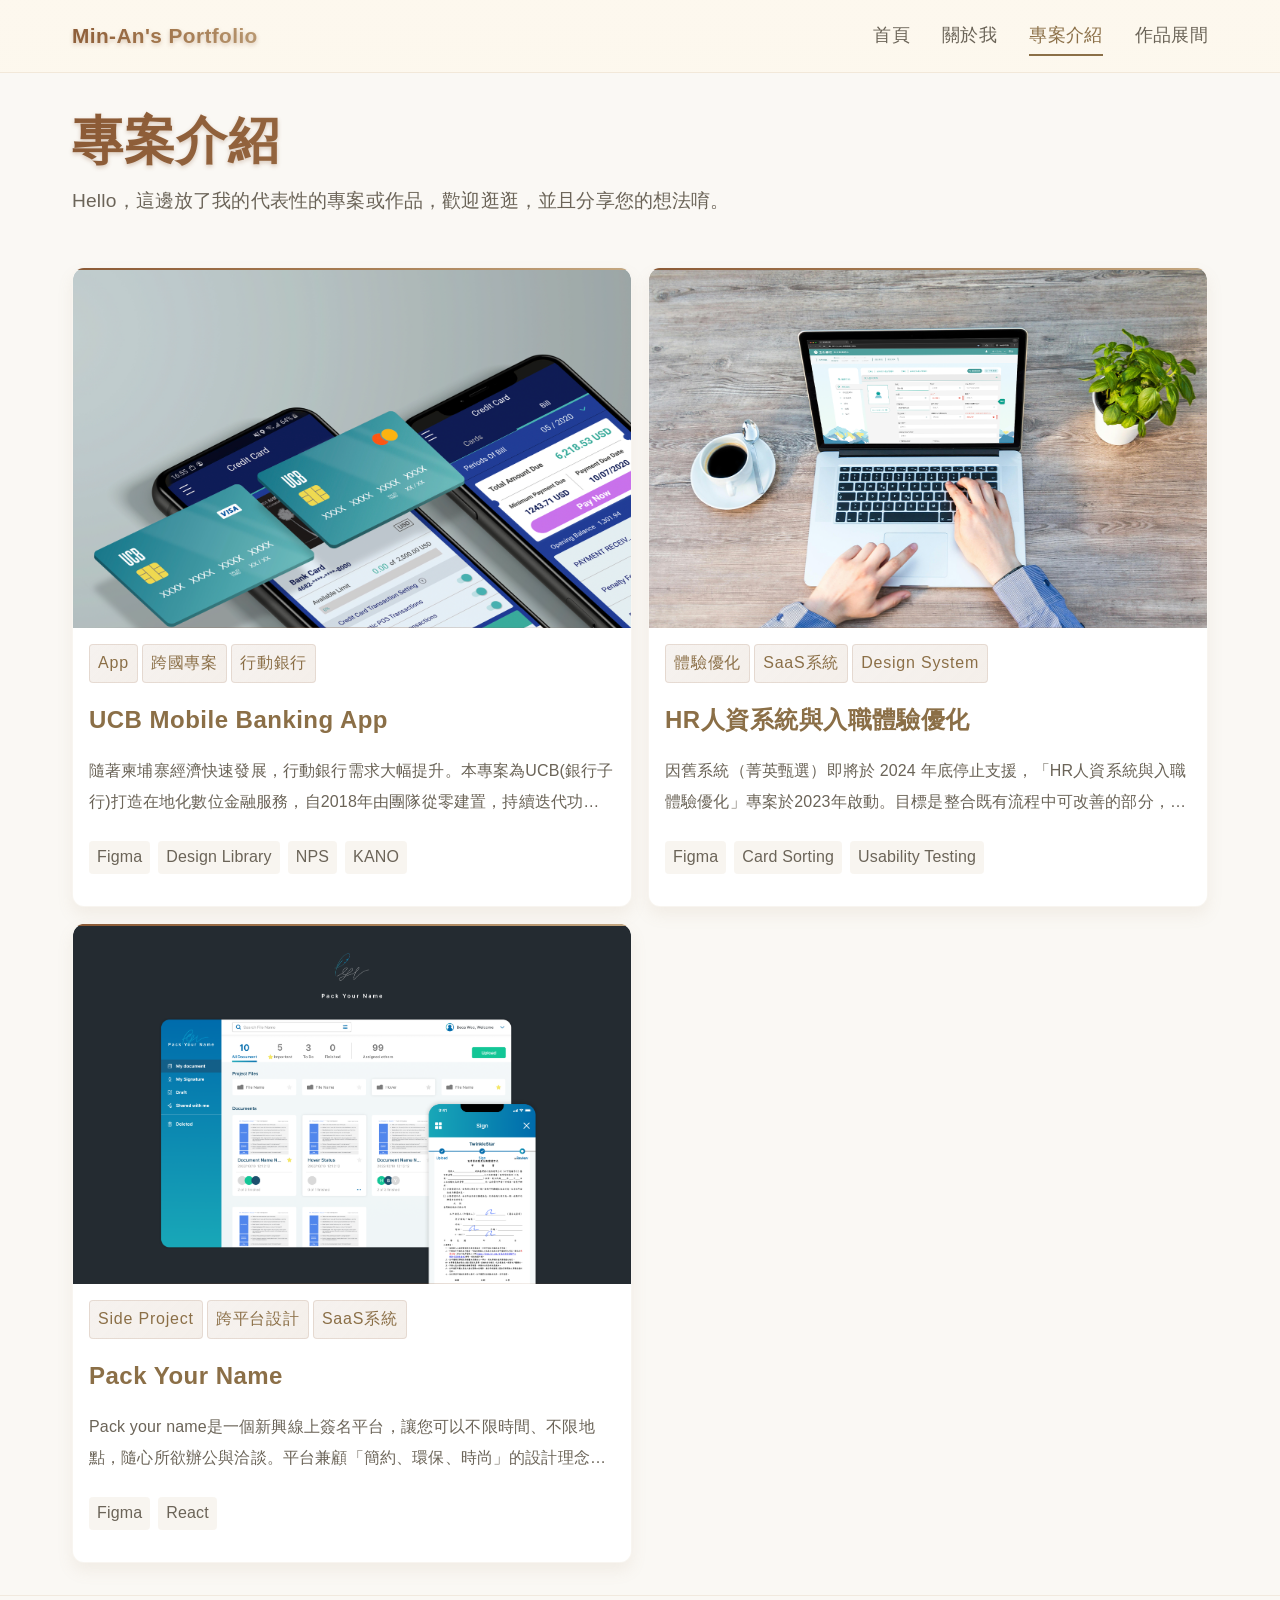
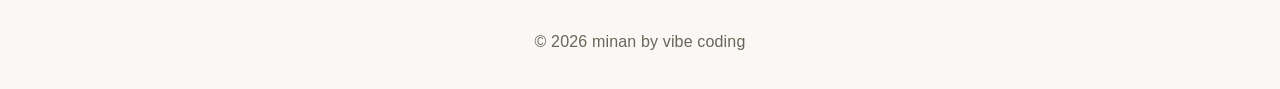
<file: works.html>
<!DOCTYPE html>
<html lang="zh-Hant">
  <head>
    <meta charset="UTF-8" />
    <meta name="viewport" content="width=device-width, initial-scale=1.0" />
    <title>專案介紹 - 我的作品集</title>
    <link rel="icon" type="image/svg+xml" href="img/favicon.svg" />
    <link rel="stylesheet" href="styles.css" />
  </head>
  <body>
    <header class="site-header">
      <div class="header-content">
        <div class="logo">Min-An's Portfolio</div>
        <button class="menu-toggle" id="menuToggle" aria-label="選單">
          <span></span>
          <span></span>
          <span></span>
        </button>
        <div class="nav-overlay" id="navOverlay"></div>
        <nav class="nav" id="mainNav">
          <a href="index.html" class="nav-link" data-i18n="nav.home">首頁</a>
          <a href="about.html" class="nav-link" data-i18n="nav.about">關於我</a>
          <a href="works.html" class="nav-link active" data-i18n="nav.works"
            >作品集</a
          >
          <a href="gallery.html" class="nav-link" data-i18n="nav.gallery"
            >圖片集</a
          >
          <!-- 第一版暫時隱藏留言互動功能 -->
          <!-- <a href="contact.html" class="nav-link" data-i18n="nav.contact"
            >留言互動</a
          > -->
          <!-- 第一版暫時隱藏語言切換功能 -->
          <!-- <div class="lang-switch">
            <button class="lang-btn active" data-lang="zh">中</button>
            <button class="lang-btn" data-lang="en">EN</button>
          </div> -->
        </nav>
      </div>
    </header>

    <main class="container container-page">
      <section class="page-header">
        <h1 data-i18n="works.title">作品集</h1>
        <p data-i18n="works.subtitle">展示你最有代表性的專案或作品。</p>
      </section>

      <section class="card-grid">
        <article class="card" data-project="1">
          <div class="card-image">
            <img src="img/UCBimg-phone.png" alt="UCB Mobile Banking App" />
          </div>
          <div class="card-content">
            <div class="card-badge-group">
              <span class="card-badge">App</span>
              <span class="card-badge">跨國專案</span>
              <span class="card-badge">行動銀行</span>
            </div>
            <h2 class="card-title">UCB Mobile Banking App</h2>
            <p class="card-desc">
              隨著柬埔寨經濟快速發展，行動銀行需求大幅提升。本專案為UCB(銀行子行)打造在地化數位金融服務，自2018年由團隊從零建置，持續迭代功能與體驗，提升用戶觸及率與黏著度。
            </p>
            <ul class="tag-list">
              <li class="tag">React</li>
              <li class="tag">API</li>
            </ul>
          </div>
        </article>

        <article class="card" data-project="2">
          <div class="card-image">
            <img src="img/HRimg-phone.png" alt="專案名稱 B" />
          </div>
          <div class="card-content">
            <div class="card-badge-group">
              <span class="card-badge">體驗優化</span>
              <span class="card-badge">SaaS系統</span>
              <span class="card-badge">Design System</span>
            </div>
            <h2 class="card-title">專案名稱 B</h2>
            <p class="card-desc">
              如果你有設計相關的作品，可以放一些介面設計、流程圖或原型的連結。
            </p>
            <ul class="tag-list">
              <li class="tag">Figma</li>
              <li class="tag">Prototype</li>
            </ul>
          </div>
        </article>

        <article class="card" data-project="3">
          <div class="card-image">
            <img src="img/packyourname-cover.png" alt="個人小作品" />
          </div>
          <div class="card-content">
            <div class="card-badge-group">
              <span class="card-badge">Side Project</span>
              <span class="card-badge">跨平台設計</span>
            </div>
            <h2 class="card-title">個人小作品</h2>
            <p class="card-desc">
              可以放一些你在下班後或學習期間做的小工具、小遊戲或實驗性專案。
            </p>
            <ul class="tag-list">
              <li class="tag">JavaScript</li>
              <li class="tag">Side Project</li>
            </ul>
          </div>
        </article>
      </section>
    </main>

    <!-- 專案詳情彈窗 -->
    <div class="project-modal" id="projectModal">
      <div class="modal-overlay" id="modalOverlay"></div>
      <div class="modal-content-wrapper">
        <button class="modal-close" id="modalClose" aria-label="關閉">×</button>
        <div class="modal-content">
          <div class="modal-header">
            <div class="modal-badge" id="modalBadge"></div>
            <h2 class="modal-title" id="modalTitle"></h2>
          </div>
          <div class="modal-body" id="modalBody">
            <!-- 詳細內容會在這裡動態插入 -->
          </div>
          <div class="modal-footer" id="modalFooter">
            <!-- 連結會在這裡動態插入 -->
          </div>
        </div>
        <aside class="modal-sidebar" id="modalSidebar">
          <nav class="modal-nav" id="modalNav">
            <!-- 滾動監聽導航會在這裡動態生成 -->
          </nav>
        </aside>
      </div>
    </div>

    <footer class="site-footer">
      <p>
        © <span id="year"></span> minan by vibe coding
      </p>
    </footer>

    <script src="lang.js"></script>
    <script>
      document.getElementById("year").textContent = new Date().getFullYear();
      
      // 側邊欄控制
      const menuToggle = document.getElementById("menuToggle");
      const mainNav = document.getElementById("mainNav");
      const navOverlay = document.getElementById("navOverlay");
      
      function toggleNav() {
        mainNav.classList.toggle("active");
        menuToggle.classList.toggle("active");
        if (navOverlay) {
          navOverlay.classList.toggle("active");
        }
      }
      
      function closeNav() {
        mainNav.classList.remove("active");
        menuToggle.classList.remove("active");
        if (navOverlay) {
          navOverlay.classList.remove("active");
        }
      }
      
      if (menuToggle && mainNav) {
        menuToggle.addEventListener("click", toggleNav);
        
        if (navOverlay) {
          navOverlay.addEventListener("click", closeNav);
        }
        
        mainNav.querySelectorAll(".nav-link").forEach(link => {
          link.addEventListener("click", closeNav);
        });
      }

      // 專案詳情彈窗
      const projectModal = document.getElementById("projectModal");
      const modalOverlay = document.getElementById("modalOverlay");
      const modalClose = document.getElementById("modalClose");
      const modalBadge = document.getElementById("modalBadge");
      const modalTitle = document.getElementById("modalTitle");
      const modalBody = document.getElementById("modalBody");
      const modalFooter = document.getElementById("modalFooter");

      // 專案詳細內容資料
      const projectData = {
        1: {
          badge: ["App", "跨國專案", "行動銀行"],
          title: "UCB Mobile Banking App",
          description: "隨著柬埔寨經濟快速發展，行動銀行需求大幅提升。本專案為UCB(銀行子行)打造在地化數位金融服務，自2018年由團隊從零建置，持續迭代功能與體驗，提升用戶觸及率與黏著度。",
          tags: ["Figma", "Design Library", "NPS", "KANO"],
          link: null,
          linkText: null,
          details: `
            <h3>專案概述</h3>
            <p>隨著柬埔寨經濟快速發展，行動銀行需求大幅提升。本專案為UCB(銀行子行)打造在地化數位金融服務，自2018年由團隊從零建置，持續迭代功能與體驗，提升用戶觸及率與黏著度。</p>
            
            <div class="project-image">
              <img src="img/UCB/ucb0.png" alt="UCB專案概述" />
            </div>
            
            <h3>負責內容</h3>
            <ul>
              <li>2019｜UI 設計：延續既有風格，針對新功能提出設計解法</li>
              <li>2023｜UX 規劃：負責 Wireframe 與流程設計、重新梳理核心體驗</li>
              <li>建立設計規範 Library，並將工具從 Sketch 轉換為 Figma</li>
              <li>整合翻譯詞彙表、設計多語系介面（柬文、英文、中文）</li>
              <li>跨部門協作：與 PM、IT、BA 及柬國主管機關協作</li>
              <li>2024｜執行使用者研究：NPS、KANO 分析、易用性測試</li>
            </ul>
            
            <div class="project-results-highlight">
              <h3>專案成效</h3>
              <ul>
                <li>流程效能提升：導入 Figma 促進跨部門協作與即時設計溝通</li>
                <li>系統化設計管理：建立設計系統與元件庫，整理 UI 元件與規範，提升接手效率並降低交接風險</li>
                <li>用戶滿意度提升：自 2019 年起 NPS 淨推薦值穩定成長</li>
                <li>更貼近在地需求：翻譯標準化與文化語境調整，提升理解與好感度</li>
                <li>數據導向決策：導入 KANO 模型提升需求優先度決策效率，降低試錯成本</li>
              </ul>
            </div>
            
            <div class="project-image">
              <img src="img/UCB/ucb1.png" alt="UCB專案成效1" />
              <p class="image-caption">Wireframe設計階段(第三方支付)</p>
            </div>
            
            <div class="project-image">
              <img src="img/UCB/ucb2.png" alt="UCB專案成效2" />
              <p class="image-caption">柬埔寨國旗為深藍色底，App使用深藍為主題，搭配主要顏色為玉山銀行的企業色。</p>
            </div>
            
            <h3>專案重點與挑戰</h3>
            
            <h4>語言與排版的挑戰</h4>
            <p>柬埔寨國人主要使用語言有三種，App必須皆支援；因此在設計的時候，需要盡量保持介面上的彈性，不去限制文字區塊的寬度，方能載入三種語言時，在介面上完整顯示。</p>
            
            <div class="project-image">
              <img src="img/UCB/ucb10.png" alt="UCB語言與排版挑戰" />
            </div>
            
            <div class="project-results-highlight">
              <h4>支援多語系App設計要點</h4>
              <ul>
                <li>避免文字區塊限制寬度，確保不同語言皆能良好呈現</li>
                <li>建立翻譯對照表，標準化、一致化 Wording 並提升溝通效率</li>
              </ul>
            </div>
            
            <h4>用語的文化差異</h4>
            <p>初期使用 Transfer-in/out Account等銀行常用術語，易用性測試後改為當地更習慣的 From/To Account，提升用語親和力，此後新功能的翻譯皆與當地人討論用語，提升認同感與理解度。</p>
            
            <div class="project-image">
              <img src="img/UCB/ucb9.png" alt="用語文化差異示例" />
            </div>
            
            <h4>維護設計一致性</h4>
            <p>此專案為大型維運專案，歷時長久，團隊成員人事變動頻繁，App經手許多設計師以及工程師，導致前後期產品元素及想法因人而異。為達成一致性，團隊決議轉換工具，由Sketch改為Figma，整理App設計規範，建立Components & Library，以確保未來接手之設計師有規範可遵循。</p>
            
            <div class="project-image">
              <img src="img/UCB/ucb3.png" alt="於Figma建立設計規範與元件Library" />
              <p class="image-caption">於 Figma 建立設計規範與元件 Library</p>
            </div>
            
            <div class="project-image">
              <video controls>
                <source src="img/UCB/ucb4.mp4" type="video/mp4">
                您的瀏覽器不支援影片播放。
              </video>
              <p class="image-caption">製作設計規範網站，協助前端工程師對齊設計細節</p>
            </div>
            
            <h4>使用習慣 vs 設計趨勢</h4>
            <p>東南亞用戶偏好「九宮格首頁」，與台灣常見個人化首頁不同，2023年團隊根據市場觀察調整為九宮格首頁，並追蹤競品設計走向。</p>
            
            <div class="project-image">
              <img src="img/UCB/ucb5.png" alt="UCB手機銀行首頁設計演進" />
              <p class="image-caption">UCB 手機銀行的首頁設計經過不斷演進，逐步對齊我們對當地用戶習慣與偏好的觀察。</p>
            </div>
            
            <div class="project-image">
              <img src="img/UCB/ucb6.png" alt="2023年競品改版" />
              <p class="image-caption">2023 年，當地主要競品大改版，明顯趨向個人化首頁設計。</p>
            </div>
            
            <h4>產品策略的選擇與思考</h4>
            <p class="thought-provoking-question">設計該「迎合」當地習慣，或「引導」行為改變？</p>
            <p>每項決策前，若能先透過訪談/問卷/數據了解真實需求，將能引導產品邁向更符合期待的發展方向。</p>
            <p>此後，針對 BA 團隊提出的需求，我們會盡可能尋找相關數據進行分析，協助釐清背後的實際問題，以驗證需求的真實性與合理性。</p>
            
            <div class="project-image">
              <img src="img/UCB/ucb8.png" alt="詳細資訊頁面改版建議項目" />
            </div>
            
            <h3>專案反思</h3>
            
            <h4>文化距離與同理</h4>
            <p>由於目標族群與我們有很大的文化差異，本案讓我意識到設計思維不能以自身經驗為中心，需深入觀察在地使用習慣並反覆驗證假設。未來若能在初期就投入更多使用者研究資源，將能更有效掌握市場趨勢與真實需求，打造更貼近人心的產品體驗。</p>
            
            <h4>導入使用者研究分析需求</h4>
            <p>因應本次「九宮格設計」專案的使用回饋，以及過往部分功能使用率偏低的經驗，團隊決議每年定期導入 KANO 分析，作為需求優先順序的客觀依據，協助業務單位聚焦關鍵功能，避免資源與時間浪費在低效開發上。</p>
          `
        },
        2: {
          badge: ["體驗優化", "SaaS系統", "Design System"],
          title: "HR人資系統與入職體驗優化",
          description: "因舊系統（菁英甄選）即將於 2024 年底停止支援，「HR人資系統與入職體驗優化」專案於2023年啟動。目標是整合既有流程中可改善的部分，優化新進員工從面試、報到到入職的整體體驗。",
          tags: ["Figma", "Card Sorting", "Usability Testing"],
          link: null,
          linkText: null,
          details: `
            <h3>專案概述</h3>
            <p>因舊系統（菁英甄選）即將於 2024 年底停止支援，「HR人資系統與入職體驗優化」專案於2023年啟動。目標是整合既有流程中可改善的部分，優化新進員工從面試、報到到入職的整體體驗。</p>
            
            <h3>負責內容</h3>
            <ul>
              <li>釐清 HR 在「面試」「報到」階段的痛點</li>
              <li>與 HR 合作主持卡片分類法，重新規劃入職資訊架構</li>
              <li>規劃甄選系統 wireframe，負責 flow mapping 與前端切版</li>
              <li>整理 Figma 設計規範與 Library，建立共用資源</li>
              <li>執行 易用性測試，驗證設計是否符合實際需求</li>
            </ul>
            
            <div class="project-results-highlight">
              <h3>專案成效</h3>
              <ul>
                <li>協助釐清5種用戶角色與使用流程，打造更清晰的用戶旅程圖</li>
                <li>透過卡片分類法優化新人專區頁面架構，提升資訊可找性與導航效率</li>
                <li>執行易用性測試，成功找出使用痛點並優化設計，減少後期開發改版成本</li>
                <li>建立設計系統元件庫，縮短後續設計與開發對接時程</li>
              </ul>
            </div>
            
            <h3>設計流程</h3>
            
            <h4>-Step 1｜釐清流程與角色</h4>
            <p>專案涵蓋「甄選網站」「甄選後台」「入職體驗」三大模組，涉及五種角色(人資主管、人資專員、求職者、面試官、用人主管)。初期與 HR 共同盤點線上/線下操作流程，建立完整服務地圖，作為 wireframe 繪製與功能設計依據。</p>
            <div class="project-image">
              <img src="img/HR/hr1.png" alt="釐清流程與角色" />
            </div>
            
            <h4>-Step 2｜卡片分類法：資訊架構重整</h4>
            <p>邀請 HR 同仁一同參與實作卡片分類法，將新人入職資訊進行視覺化分類與整理，讓頁面內容更貼近使用者理解邏輯。</p>
            <div class="project-image">
              <img src="img/HR/hr2.jpg" alt="卡片分類法" />
            </div>
            
            <h4>-Step 3｜線框圖設計</h4>
            <p>根據流程與需求訪談結果，產出灰階 wireframe，便於團隊對於頁面結構與功能配置達成共識。</p>
            <div class="project-image">
              <img src="img/HR/hr3.png" alt="線框圖設計" />
            </div>
            
            <h4>-Step 4｜易用性測試</h4>
            <p>邀請新進員工及 HR 進行測試，驗證前台與後台是否易用、流程是否順暢，並依據回饋進行調整，減少未來開發修改成本。</p>
            
            <h4>-Step 5｜介面設計與切版</h4>
            <p>根據驗證結果設計最終 UI，並進行 HTML/CSS/JQ 切版，協助工程端順利串接。</p>
            <div class="project-image">
              <video controls>
                <source src="img/HR/hr4.mp4" type="video/mp4">
                您的瀏覽器不支援影片播放。
              </video>
            </div>
            
            <h4>-Step 6｜收集上線後回饋</h4>
            <p>專案上線後，預計持續追蹤使用者反饋與系統數據，作為日後迭代優化的依據。</p>
            
            <h3>專案挑戰與解法</h3>
            
            <h4>-範疇廣大，時間分配困難</h4>
            <p>此專案為期數月，涉及多項子任務。身兼 UR、UX、UI 多重角色，需有效管理時間與任務分配。學習使用 WBS 與每週站立會議追蹤進度，確保不延遲。</p>
            
            <h4>-如何選擇合適的使用者研究方法？</h4>
            <p>經團隊評估時程與人力資源，最終選擇能快速取得結論且效益高的卡片分類法與易用性測試，在 UI 定稿前找出潛在問題，避免開發後期重工。</p>
          `
        },
        3: {
          badge: ["Side Project", "跨平台設計", "SaaS系統"],
          title: "Pack Your Name",
          description: "Pack your name是一個新興線上簽名平台，讓您可以不限時間、不限地點，隨心所欲辦公與洽談。平台兼顧「簡約、環保、時尚」的設計理念，讓用戶在使用過程中能獲得「便利、省時、護眼」的使用者體驗。",
          tags: ["Figma", "React"],
          link: "https://beca323.github.io/packyourname/",
          linkText: "查看mvp",
          details: `
            <h3>User Story</h3>
            <ul>
              <li>每次要 PDF 簽名都要列印出來再掃描好麻煩，自己做一個 Web 版本的簽名服務吧！</li>
              <li>同事催促我趕緊將文件簽名寄出，但我還在計程車上怎麼辦？</li>
              <li>文件多人簽署好麻煩，傳來傳去好容易不見，且不知道進度如何。</li>
            </ul>
            
            <div class="project-results-highlight">
              <h3>需求分析</h3>
              <ul>
                <li>可以離線新增與儲存自己的簽名檔列表。</li>
                <li>可以上傳圖片或 PDF 簽署文件，網頁會即時預覽對應資訊。​</li>
                <li>可以即時預覽的簽署文件上，從簽名檔列表裡選出一個簽名，並將簽名拖動到簽署文件的對應位置。</li>
                <li>可以將簽署文件裡的簽名檔，進行拖拉、放大縮小等行為</li>
                <li>可以看到進度條，知道目前簽署進度，且支援多人簽署</li>
                <li>可以支援跨平台使用</li>
              </ul>
            </div>
            
            <div class="project-image">
              <img src="img/gallery/Pack/Sitemap.png" alt="Sitemap" />
              <p class="image-caption">依照列出的需求，初步整理整個系統需要的架構如何，製作Sitemap</p>
            </div>
            
            <div class="project-image">
              <img src="img/gallery/Pack/pack1.png" alt="網站版本設計" />
              <p class="image-caption">由於此系統應用情境多半為辦公室，因此非使用mobile first的定律，選擇先以網站版本為主</p>
            </div>
            
            <div class="project-image">
              <img src="img/gallery/Pack/pack2.png" alt="RWD設計" />
              <p class="image-caption">網站版本完成後才設計RWD</p>
            </div>
            
            <h3>與工程師溝通</h3>
            <ul>
              <li>整理元件庫，方便在開發時找尋可用元件，套用在各種不同狀態</li>
              <li>將必須注意的邏輯標注在畫面上，以利工程師開發</li>
              <li>標註UI Chart，讓團隊成員清楚操作流程</li>
              <li>RWD少不了電腦版與手機版的畫面標註</li>
            </ul>
            
            <div class="project-image">
              <img src="img/gallery/Pack/pack3.png" alt="元件整理" />
              <p class="image-caption">整理元件使其保證整個系統一致性</p>
            </div>
            
            <div class="project-image">
              <img src="img/gallery/Pack/pack4.png" alt="頁面細節標註" />
              <p class="image-caption">頁面細節標註，以利開發人員有規則可循</p>
            </div>
            
            <h3>最終設計成果Demo</h3>
            
            <div class="project-image">
              <img src="img/gallery/Pack/pack5.png" alt="最終設計成果1" />
            </div>
            
            <div class="project-image">
              <img src="img/gallery/Pack/pack6.png" alt="最終設計成果2" />
            </div>
          `
        }
      };

      // 更新 card 的標題和簡介
      function updateCardContent() {
        document.querySelectorAll(".card").forEach(card => {
          const projectId = card.getAttribute("data-project");
          if (projectId && projectData[projectId]) {
            const project = projectData[projectId];
            const titleEl = card.querySelector(".card-title");
            const descEl = card.querySelector(".card-desc");
            const badgeGroupEl = card.querySelector(".card-badge-group");
            const tagListEl = card.querySelector(".tag-list");
            
            if (titleEl && project.title) {
              titleEl.textContent = project.title;
            }
            if (descEl && project.description) {
              descEl.textContent = project.description;
            }
            // 更新 badge
            if (badgeGroupEl && project.badge) {
              if (Array.isArray(project.badge)) {
                badgeGroupEl.innerHTML = project.badge.map(b => `<span class="card-badge">${b}</span>`).join('');
              } else {
                badgeGroupEl.innerHTML = `<span class="card-badge">${project.badge}</span>`;
              }
            }
            // 更新 tags
            if (tagListEl && project.tags && Array.isArray(project.tags)) {
              tagListEl.innerHTML = project.tags.map(tag => `<li class="tag">${tag}</li>`).join('');
            }
          }
        });
      }

      // 初始化 card 內容
      updateCardContent();

      function openModal(projectId) {
        const project = projectData[projectId];
        if (!project) return;

        // 更新 badge（多個標籤）
        if (Array.isArray(project.badge)) {
          modalBadge.innerHTML = project.badge.map(b => `<span class="badge-tag">${b}</span>`).join('');
        } else {
          modalBadge.textContent = project.badge;
        }
        modalTitle.textContent = project.title;
        modalBody.innerHTML = project.details;
        
        // 重新創建標籤和連結
        let footerHTML = `
          <ul class="tag-list">
            ${project.tags.map(tag => `<li class="tag">${tag}</li>`).join('')}
          </ul>`;
        if (project.link && project.linkText) {
          footerHTML += `<a href="${project.link}" class="text-link" target="_blank" rel="noopener noreferrer">${project.linkText}</a>`;
        }
        modalFooter.innerHTML = footerHTML;

        // 根據專案 ID 更新 modal-sidebar 內容
        const modalSidebar = document.getElementById("modalSidebar");
        if (modalSidebar) {
          if ((projectId === "1" || projectId === 1)) {
            // 第一個專案
            modalSidebar.innerHTML = `
              <div class="modal-sidebar-content">
                <div class="sidebar-section">
                  <h4 class="sidebar-title">負責角色：</h4>
                  <ul class="sidebar-list">
                    <li>使用者研究</li>
                    <li>wireframe規劃設計</li>
                    <li>UI設計</li>
                    <li>網頁開發</li>
                  </ul>
                </div>
                <div class="sidebar-section">
                  <h4 class="sidebar-title">設計工具：</h4>
                  <p class="sidebar-tools">Figma <span class="skill-separator">|</span> Sketch <span class="skill-separator">|</span> NPS <span class="skill-separator">|</span> KANO analysis <span class="skill-separator">|</span> HTML <span class="skill-separator">|</span> CSS <span class="skill-separator">|</span> JQuery</p>
                </div>
              </div>
            `;
          } else if ((projectId === "2" || projectId === 2)) {
            // 第二個專案
            modalSidebar.innerHTML = `
              <div class="modal-sidebar-content">
                <div class="sidebar-section">
                  <h4 class="sidebar-title">負責角色：</h4>
                  <ul class="sidebar-list">
                    <li>使用者研究</li>
                    <li>wireframe規劃設計</li>
                  </ul>
                </div>
                <div class="sidebar-section">
                  <h4 class="sidebar-title">設計工具：</h4>
                  <p class="sidebar-tools">Figma <span class="skill-separator">|</span> Axure <span class="skill-separator">|</span> Card Sorting <span class="skill-separator">|</span> Usability Testing</p>
                </div>
              </div>
            `;
          } else if ((projectId === "3" || projectId === 3)) {
            // 第三個專案
            modalSidebar.innerHTML = `
              <div class="modal-sidebar-content">
                <div class="sidebar-section">
                  <h4 class="sidebar-title">負責角色：</h4>
                  <ul class="sidebar-list">
                    <li>使用者研究</li>
                    <li>wireframe規劃設計</li>
                    <li>UI Mockup設計</li>
                    <li>產品上線測試</li>
                  </ul>
                </div>
                <div class="sidebar-section">
                  <h4 class="sidebar-title">設計工具：</h4>
                  <p class="sidebar-tools">Figma <span class="skill-separator">|</span> Sitemap <span class="skill-separator">|</span> User Story</p>
                </div>
              </div>
            `;
          } else {
            // 其他專案使用原來的導航
            const modalNav = document.getElementById("modalNav");
            if (modalNav) {
              setTimeout(() => {
                generateModalNav();
              }, 200);
            }
          }
        }

        projectModal.classList.add("active");
        document.body.style.overflow = "hidden";
      }

      function generateModalNav() {
        const modalNav = document.getElementById("modalNav");
        const navTitles = ["專案概述", "負責內容", "專案成效", "專案重點與挑戰", "專案反思"];
        
        let navHTML = "";
        navTitles.forEach((title, index) => {
          const id = `modal-section-${index}`;
          navHTML += `<a href="#${id}" class="modal-nav-link" data-section="${title}">${title}</a>`;
        });

        modalNav.innerHTML = navHTML;

        // 等待 DOM 更新後再設置 id
        setTimeout(() => {
          // 為對應的標題添加 id
          const headings = modalBody.querySelectorAll("h3");
          headings.forEach((heading) => {
            const headingText = heading.textContent.trim();
            if (navTitles.includes(headingText)) {
              const index = navTitles.indexOf(headingText);
              heading.id = `modal-section-${index}`;
              heading.setAttribute("id", `modal-section-${index}`);
            }
          });

          // 添加點擊事件
          modalNav.querySelectorAll(".modal-nav-link").forEach(link => {
            link.addEventListener("click", (e) => {
              e.preventDefault();
              const targetId = link.getAttribute("href");
              // 嘗試兩種方式查找元素
              const targetElement = document.getElementById(targetId.replace("#", "")) || 
                                   document.querySelector(targetId);
              
              if (targetElement && modalBody) {
                // 直接使用 offsetTop，因為目標元素在 modalBody 內部
                const scrollTop = targetElement.offsetTop - 20;
                
                modalBody.scrollTo({
                  top: Math.max(0, scrollTop),
                  behavior: "smooth"
                });
              }
            });
          });

          // 移除舊的監聽器（如果有的話）
          modalBody.removeEventListener("scroll", updateModalActiveNav);
          
          // 監聽滾動事件
          updateModalActiveNav();
          modalBody.addEventListener("scroll", updateModalActiveNav);
        }, 100);
      }

      function updateModalActiveNav() {
        const navTitles = ["專案概述", "負責內容", "專案成效", "專案重點與挑戰", "專案反思"];
        const headings = modalBody.querySelectorAll("h3");
        const navLinks = document.querySelectorAll(".modal-nav-link");
        
        if (headings.length === 0 || navLinks.length === 0) return;

        const scrollPosition = modalBody.scrollTop;
        const viewportOffset = 120; // 視窗頂部偏移量
        let currentActive = null;

        // 找到所有匹配的標題及其位置
        const matchingHeadings = [];
        headings.forEach((heading) => {
          const headingText = heading.textContent.trim();
          if (navTitles.includes(headingText)) {
            const index = navTitles.indexOf(headingText);
            // 使用 getBoundingClientRect 獲取相對於視窗的位置
            const rect = heading.getBoundingClientRect();
            const containerRect = modalBody.getBoundingClientRect();
            // 計算相對於滾動容器的位置
            const relativeTop = rect.top - containerRect.top + scrollPosition;
            
            matchingHeadings.push({
              element: heading,
              index: index,
              top: relativeTop
            });
          }
        });

        // 從後往前檢查，找到第一個在視窗上方的標題
        for (let i = matchingHeadings.length - 1; i >= 0; i--) {
          const item = matchingHeadings[i];
          if (item.top <= scrollPosition + viewportOffset) {
            currentActive = item.index;
            activeHeading = item.element;
            break;
          }
        }

        // 如果沒有找到，檢查是否在最後一個標題之後
        if (currentActive === null && matchingHeadings.length > 0) {
          const lastItem = matchingHeadings[matchingHeadings.length - 1];
          if (scrollPosition + viewportOffset >= lastItem.top) {
            currentActive = lastItem.index;
          } else {
            currentActive = 0; // 默認激活第一個
          }
        }

        navLinks.forEach((link, index) => {
          link.classList.toggle("active", index === currentActive);
        });
      }

      function closeModal() {
        projectModal.classList.remove("active");
        document.body.style.overflow = "";
      }

      // 為所有卡片添加點擊事件
      document.querySelectorAll(".card").forEach(card => {
        card.style.cursor = "pointer";
        card.addEventListener("click", (e) => {
          // 如果點擊的是連結，不觸發彈窗
          if (e.target.closest(".text-link")) {
            return;
          }
          const projectId = card.getAttribute("data-project");
          if (projectId) {
            openModal(projectId);
          }
        });
      });

      // 關閉彈窗
      if (modalClose) {
        modalClose.addEventListener("click", closeModal);
      }
      if (modalOverlay) {
        modalOverlay.addEventListener("click", closeModal);
      }

      // ESC 鍵關閉彈窗
      document.addEventListener("keydown", (e) => {
        if (e.key === "Escape" && projectModal.classList.contains("active")) {
          closeModal();
        }
      });
    </script>
  </body>
  </html>
</file>
<file: styles.css>
/* ============================================
   整體設計系統 - 現代化作品集樣式
   ============================================ */

/* 基本重置與變數 */
* {
  margin: 0;
  padding: 0;
  box-sizing: border-box;
}

:root {
  /* 色彩系統 - 文青風格，更柔和精緻 */
  --color-primary: #8b6f47;
  --color-primary-dark: #7a5f3a;
  --color-primary-light: #a6896b;
  --color-secondary: #d4c4b0;
  --color-accent: #c4a882;
  
  --color-text-primary: #4a453d;
  --color-text-secondary: #6b6458;
  --color-text-light: #8a8378;
  
  --color-bg-primary: #faf8f4;
  --color-bg-secondary: #f5f1eb;
  --color-bg-card: #ffffff;
  --color-bg-overlay: rgba(0, 0, 0, 0.6);
  
  --color-border: rgba(210, 189, 157, 0.25);
  --color-border-light: rgba(210, 189, 157, 0.15);
  --color-border-dark: rgba(210, 189, 157, 0.4);
  
  /* 字體系統 */
  --font-family-base: "PingFang TC","Noto Sans TC",  "Microsoft JhengHei", -apple-system, BlinkMacSystemFont, "Segoe UI", Roboto, "Helvetica Neue", Arial, sans-serif;
  --font-family-en: -apple-system, BlinkMacSystemFont, "Segoe UI", Roboto, "Helvetica Neue", Arial, sans-serif;
  
  /* 字體大小 - 文青風格，更精緻小巧 */
  --font-size-xs: 1.0rem;
  --font-size-sm: 1.1rem;
  --font-size-base: 1.2rem;
  --font-size-lg: 1.3rem;
  --font-size-xl: 1.4rem;
  --font-size-2xl: 1.5rem;
  --font-size-3xl: 1.8rem;
  --font-size-4xl: 2.6rem;
  --font-size-5xl: 3.0rem;
  --font-size-title: 3.2rem;
  
  /* 間距系統 */
  --spacing-xs: 0.25rem;
  --spacing-sm: 0.5rem;
  --spacing-md: 1rem;
  --spacing-lg: 1.5rem;
  --spacing-xl: 2rem;
  --spacing-2xl: 3rem;
  --spacing-3xl: 4rem;
  --spacing-4xl: 5rem;
  
  /* 圓角系統 */
  --radius-sm: 0.25rem;
  --radius-md: 0.5rem;
  --radius-lg: 0.75rem;
  --radius-xl: 1rem;
  --radius-full: 9999px;
  
  /* 陰影系統 - 更柔和精緻 */
  --shadow-sm: 0 1px 2px rgba(163, 135, 104, 0.03);
  --shadow-md: 0 2px 4px rgba(163, 135, 104, 0.06);
  --shadow-lg: 0 4px 8px rgba(163, 135, 104, 0.08);
  --shadow-xl: 0 8px 16px rgba(163, 135, 104, 0.1);
  --shadow-2xl: 0 12px 24px rgba(163, 135, 104, 0.12);
  
  /* 過渡效果 */
  --transition-fast: 0.15s ease;
  --transition-base: 0.2s ease;
  --transition-slow: 0.3s ease;
}

html {
  font-size: 16px;
  scroll-behavior: smooth;
  -webkit-font-smoothing: antialiased;
  -moz-osx-font-smoothing: grayscale;
}

body {
  font-family: var(--font-family-base);
  line-height: 1.8;
  color: var(--color-text-primary);
  background-color: var(--color-bg-primary);
  min-height: 100vh;
  overflow-x: hidden;
  letter-spacing: 0.01em;
}

b,
strong {
  font-weight: 400;
}

/* ============================================
   Header 樣式
   ============================================ */
.site-header {
  position: sticky;
  top: 0;
  z-index: 1000;
  background: rgba(253, 248, 238, 0.98);
  backdrop-filter: blur(20px);
  -webkit-backdrop-filter: blur(20px);
  border-bottom: 1px solid var(--color-border);
  padding: var(--spacing-md) 0;
  transition: all var(--transition-base);
}

.site-header::before {
  content: '';
  position: absolute;
  top: 0;
  left: 0;
  right: 0;
  bottom: 0;
  background: linear-gradient(180deg, rgba(253, 248, 238, 0.98) 0%, rgba(253, 248, 238, 0.95) 100%);
  z-index: -1;
}

.header-content {
  max-width: 1200px;
  margin: 0 auto;
  padding: 0 var(--spacing-xl);
  display: flex;
  justify-content: space-between;
  align-items: center;
}

.logo {
  font-size: var(--font-size-lg);
  font-weight: 600;
  letter-spacing: 0.02em;
  transition: all var(--transition-base);
  background: linear-gradient(135deg, #8b5a36 0%, #a67c52 25%, #c4a882 50%, #a67c52 75%, #8b5a36 100%);
  background-size: 200% 200%;
  -webkit-background-clip: text;
  -webkit-text-fill-color: transparent;
  background-clip: text;
  text-shadow: 0 2px 4px rgba(139, 90, 54, 0.3);
  animation: gradientShift 3s ease infinite;
}

.logo:hover {
  background: linear-gradient(135deg, #7a4a2a 0%, #8b5a36 25%, #a67c52 50%, #8b5a36 75%, #7a4a2a 100%);
  background-size: 200% 200%;
  -webkit-background-clip: text;
  -webkit-text-fill-color: transparent;
  background-clip: text;
  filter: brightness(1.1);
}

@keyframes gradientShift {
  0%, 100% {
    background-position: 0% 50%;
  }
  50% {
    background-position: 100% 50%;
  }
}

.menu-toggle {
  display: none;
  flex-direction: column;
  gap: 5px;
  background: none;
  border: none;
  cursor: pointer;
  padding: var(--spacing-sm);
  transition: transform var(--transition-base);
}

.menu-toggle:hover {
  transform: scale(1.05);
}

.menu-toggle span {
  width: 26px;
  height: 2.5px;
  background: var(--color-primary);
  border-radius: var(--radius-full);
  transition: all var(--transition-base);
}

.nav-overlay {
  display: none;
  position: fixed;
  top: 0;
  left: 0;
  width: 100%;
  height: 100%;
  background: var(--color-bg-overlay);
  z-index: 998;
  animation: fadeIn var(--transition-base);
}

@keyframes fadeIn {
  from { opacity: 0; }
  to { opacity: 1; }
}

.nav {
  display: flex;
  align-items: center;
  gap: var(--spacing-xl);
}

.nav-link {
  color: var(--color-text-secondary);
  text-decoration: none;
  font-size: var(--font-size-sm);
  font-weight: 400;
  transition: all var(--transition-base);
  position: relative;
  padding: var(--spacing-xs) 0;
  letter-spacing: 0.02em;
}

.nav-link::after {
  content: '';
  position: absolute;
  bottom: 0;
  left: 0;
  width: 0;
  height: 1.5px;
  background: var(--color-primary);
  transition: width var(--transition-base);
}

.nav-link:hover,
.nav-link.active {
  color: var(--color-primary);
}

.nav-link:hover::after,
.nav-link.active::after {
  width: 100%;
}

.lang-switch {
  display: flex;
  gap: var(--spacing-xs);
  margin-left: var(--spacing-lg);
  padding-left: var(--spacing-lg);
  border-left: 1px solid var(--color-border);
}

.lang-btn {
  padding: var(--spacing-xs) var(--spacing-sm);
  border: 1px solid var(--color-border);
  background: transparent;
  color: var(--color-text-secondary);
  border-radius: var(--radius-sm);
  cursor: pointer;
  font-size: var(--font-size-xs);
  font-weight: 400;
  transition: all var(--transition-base);
  min-width: 32px;
}

.lang-btn:hover,
.lang-btn.active {
  background: rgba(139, 111, 71, 0.1);
  color: var(--color-primary);
  border-color: var(--color-primary);
}

/* ============================================
   Container 與 Layout
   ============================================ */
.container {
  margin: 0 auto;
  padding: var(--spacing-xl);
}

/* 首頁設置最大寬度 */
.container-home {
  max-width: 1200px;
}

/* 除了首頁外的其他頁面設置最大寬度 */
.container-page {
  max-width: 1200px;
}

.page-header {
  text-align: left;
  margin: 0;
  padding: 0 0 var(--spacing-2xl) 0;
}

.page-header h1 {
  font-size: var(--font-size-title);
  margin-bottom: var(--spacing-sm);
  font-weight: 900;
  letter-spacing: 0.02em;
  line-height: 1.4;
  background: linear-gradient(135deg, #8b5a36 0%, #a67c52 25%, #c4a882 50%, #a67c52 75%, #8b5a36 100%);
  background-size: 200% 200%;
  -webkit-background-clip: text;
  -webkit-text-fill-color: transparent;
  background-clip: text;
  text-shadow: 0 2px 4px rgba(139, 90, 54, 0.3);
  animation: gradientShift 3s ease infinite;
}

.page-header p {
  font-size: var(--font-size-base);
  color: var(--color-text-secondary);
  /* max-width: 600px; */
  margin: 0;
  line-height: 1.8;
  font-weight: 400;
}

.page-header p[data-i18n="about.subtitle2"] {
  max-width: 100%;
}

.social-icons {
  display: flex;
  gap: var(--spacing-md);
  margin-top: var(--spacing-lg);
  align-items: center;
}

.social-icon {
  display: flex;
  align-items: center;
  justify-content: center;
  width: 40px;
  height: 40px;
  border-radius: 50%;
  background: var(--color-bg-secondary);
  border: 1px solid var(--color-border);
  transition: all var(--transition-base);
  text-decoration: none;
  color: var(--color-text-primary);
}

.social-icon:hover {
  background: var(--color-primary);
  border-color: var(--color-primary);
  color: #fff;
  transform: translateY(-2px);
  box-shadow: var(--shadow-md);
}

.social-icon img,
.social-icon svg {
  width: 20px;
  height: 20px;
  pointer-events: none;
}

.social-icon {
  color: var(--color-primary);
  
}

.social-icon:hover {
  color: #fff;
}

.social-icon img {
  filter: brightness(0) saturate(100%) invert(27%) sepia(15%) saturate(1000%) hue-rotate(15deg) brightness(0.8);
}

.social-icon:hover img {
  filter: brightness(0) invert(1);
}

/* 
.social-icon svg {
  fill: currentColor;
} */

/* ============================================
   Hero 區域
   ============================================ */
.hero {
  display: grid;
  grid-template-columns: 1fr 1fr;
  gap: var(--spacing-xl);
  align-items: center;
  min-height: 70vh;
  padding: 0;
}

.hero-text h1 {
  font-size: var(--font-size-4xl);
  font-weight: 700;
  color: var(--color-text-primary);
  margin-bottom: var(--spacing-xs);
  line-height: 1.3;
  letter-spacing: 0.02em;
  display: flex;
  align-items: center;
  flex-wrap: wrap;
  gap: var(--spacing-sm);
}

.hero-text .accent {
  display: inline;
  background: linear-gradient(135deg, #8b5a36 0%, #a67c52 25%, #c4a882 50%, #a67c52 75%, #8b5a36 100%);
  background-size: 200% 200%;
  -webkit-background-clip: text;
  -webkit-text-fill-color: transparent;
  background-clip: text;
  text-shadow: 0 2px 4px rgba(139, 90, 54, 0.3);
  animation: gradientShift 3s ease infinite;
  font-weight: 700;
}

.hero-title-role {
  font-size: var(--font-size-lg);
  color: var(--color-text-secondary);
  margin-bottom: var(--spacing-xs);
  font-weight: 700;
  line-height: 1.7;
}

.hero-subtitle {
  font-size: var(--font-size-sm);
  color: var(--color-text-secondary);
  line-height: 1.9;
  margin-bottom: var(--spacing-xs);
  font-weight: 300;
}

.hero-subtitle b,
.hero-subtitle strong {
  font-weight: 400;
}

.hero-description {
  font-size: var(--font-size-sm);
  color: var(--color-text-secondary);
  line-height: 1.9;
  margin: var(--spacing-lg) 0;
  max-width: 500px;
  font-weight: 300;
}

.hero-actions {
  display: flex;
  gap: var(--spacing-md);
  margin-top: var(--spacing-xl);
  flex-wrap: wrap;
}

/* ============================================
   按鈕系統
   ============================================ */
.btn {
  display: inline-flex;
  align-items: center;
  justify-content: center;
  padding: var(--spacing-sm) var(--spacing-lg);
  border-radius: var(--radius-full);
  text-decoration: none;
  font-size: var(--font-size-sm);
  font-weight: 700;
  transition: all var(--transition-base);
  cursor: pointer;
  border: none;
  position: relative;
  letter-spacing: 0.03em;
}

.btn.primary {
  background: linear-gradient(135deg, #8b5a36 0%, #a67c52 25%, #c4a882 50%, #a67c52 75%, #8b5a36 100%);
  background-size: 200% 200%;
  color: #fff;
  box-shadow: 0 2px 8px rgba(139, 90, 54, 0.4), inset 0 1px 0 rgba(255, 255, 255, 0.2);
  position: relative;
  overflow: hidden;
  animation: gradientShift 3s ease infinite;
}

.btn.primary::before {
  content: '';
  position: absolute;
  top: 0;
  left: -100%;
  width: 100%;
  height: 100%;
  background: linear-gradient(90deg, transparent, rgba(255, 255, 255, 0.3), transparent);
  transition: left 0.5s;
}

.btn.primary:hover {
  background: linear-gradient(135deg, #7a4a2a 0%, #8b5a36 25%, #a67c52 50%, #8b5a36 75%, #7a4a2a 100%);
  background-size: 200% 200%;
  box-shadow: 0 4px 12px rgba(139, 90, 54, 0.5), inset 0 1px 0 rgba(255, 255, 255, 0.3);
  filter: brightness(1.05);
}

.btn.primary:hover::before {
  left: 100%;
}

.btn.ghost {
  background: transparent;
  color: var(--color-primary);
  border: 1px solid var(--color-primary);
}

.btn.ghost:hover {
  background: rgba(139, 111, 71, 0.05);
  border-color: var(--color-primary-dark);
}

/* ============================================
   Canvas 區域
   ============================================ */
.canvas-pane {
  background: var(--color-bg-card);
  border-radius: var(--radius-lg);
  padding: var(--spacing-md);
  box-shadow: var(--shadow-sm);
  border: 1px solid var(--color-border-light);
  transition: all var(--transition-base);
  max-height: 85vh;
  display: flex;
  flex-direction: column;
}

.canvas-pane:hover {
  box-shadow: var(--shadow-md);
}

.canvas-header {
  margin-bottom: var(--spacing-sm);
  flex-shrink: 0;
}

section:not(.grid-2):not(.timeline):not(.page-header) h2.canvas-title {
  font-size: var(--font-size-base);
  color: var(--color-primary);
  margin-bottom: var(--spacing-xs);
  font-weight: 700;
}

.canvas-subtitle {
  color: var(--color-text-secondary);
  font-size: var(--font-size-sm);
}

.canvas-body {
  display: flex;
  gap: var(--spacing-md);
  flex: 1;
  min-height: 0;
}

.canvas-wrapper {
  flex: 1;
  border: none;
  border-radius: var(--radius-md);
  overflow: hidden;
  background: #fff;
  min-width: 0;
  display: flex;
  align-items: center;
  justify-content: center;
}

#drawCanvas {
  display: block;
  width: 100%;
  height: 100%;
  max-height: 500px;
  background: #fff;
  cursor: crosshair;
  border: none;
}

.canvas-tool-dock {
  display: flex;
  flex-direction: column;
  gap: var(--spacing-sm);
  align-items: center;
  flex-shrink: 0;
}

.tool-btn {
  width: 32px;
  height: 32px;
  border: 1px solid var(--color-border);
  background: var(--color-bg-card);
  border-radius: var(--radius-sm);
  cursor: pointer;
  display: flex;
  align-items: center;
  justify-content: center;
  transition: all var(--transition-base);
  font-size: var(--font-size-sm);
}

.tool-btn:hover {
  background: rgba(139, 111, 71, 0.1);
  border-color: var(--color-primary);
}

.tool-btn:hover .tool-glyph {
  color: var(--color-primary);
}

.tool-brush-control {
  display: flex;
  flex-direction: column;
  align-items: center;
  gap: var(--spacing-sm);
}


.color-btn {
  position: relative;
  overflow: visible;
  background: var(--color-primary);
  display: flex;
  align-items: center;
  justify-content: center;
}

.color-btn input[type="color"] {
  position: absolute;
  width: 100%;
  height: 100%;
  opacity: 0;
  cursor: pointer;
  z-index: 2;
}

.color-btn .size-circle {
  position: relative;
  z-index: 1;
  border: 2px solid rgba(255, 255, 255, 0.8);
  box-shadow: 0 0 0 1px rgba(0, 0, 0, 0.1);
  background: var(--color-primary);
  transition: width var(--transition-base), height var(--transition-base), background var(--transition-base);
}

.size-circle {
  width: 6px;
  height: 6px;
  min-width: 2px;
  min-height: 2px;
  border-radius: 50%;
  background: var(--color-primary);
  transition: width var(--transition-base), height var(--transition-base);
}

.vertical-range {
  writing-mode: bt-lr;
  -webkit-appearance: slider-vertical;
  appearance: slider-vertical;
  width: 12px;
  height: 100px;
  cursor: pointer;
  background: var(--color-border);
  border-radius: var(--radius-full);
  outline: none;
}

.vertical-range::-webkit-slider-thumb {
  -webkit-appearance: none;
  appearance: none;
  width: 18px;
  height: 18px;
  border-radius: 50%;
  background: linear-gradient(135deg, #8b5a36 0%, #a67c52 25%, #c4a882 50%, #a67c52 75%, #8b5a36 100%);
  cursor: pointer;
  border: 2px solid #fff;
  box-shadow: 0 1px 3px rgba(139, 90, 54, 0.3);
}

.vertical-range::-moz-range-thumb {
  width: 18px;
  height: 18px;
  border-radius: 50%;
  background: linear-gradient(135deg, #8b5a36 0%, #a67c52 25%, #c4a882 50%, #a67c52 75%, #8b5a36 100%);
  cursor: pointer;
  border: 2px solid #fff;
  box-shadow: 0 1px 3px rgba(139, 90, 54, 0.3);
  border: none;
}

.vertical-range::-webkit-slider-runnable-track {
  width: 12px;
  background: linear-gradient(to top, 
    #8b5a36 0%, 
    #a67c52 calc(var(--fill-percent, 0%) * 0.25), 
    #c4a882 calc(var(--fill-percent, 0%) * 0.5), 
    #a67c52 calc(var(--fill-percent, 0%) * 0.75), 
    #8b5a36 var(--fill-percent, 0%), 
    var(--color-border) var(--fill-percent, 0%), 
    var(--color-border) 100%);
  border-radius: var(--radius-full);
}

.vertical-range::-moz-range-track {
  width: 12px;
  background: var(--color-border);
  border-radius: var(--radius-full);
  border: none;
}

.vertical-range::-moz-range-progress {
  background: linear-gradient(135deg, #8b5a36 0%, #a67c52 25%, #c4a882 50%, #a67c52 75%, #8b5a36 100%);
  border-radius: var(--radius-full);
}

.vertical-range:focus {
  outline: none;
}

.vertical-range:focus::-webkit-slider-thumb {
  box-shadow: 0 0 0 3px rgba(139, 111, 71, 0.2);
}

.vertical-range:focus::-moz-range-thumb {
  box-shadow: 0 0 0 3px rgba(139, 111, 71, 0.2);
}

.tool-glyph {
  font-size: var(--font-size-xs);
  color: var(--color-primary);
  font-weight: 600;
  transition: color var(--transition-base);
  line-height: 1;
}

.tool-btn svg {
  width: 26px;
  height: 26px;
  color: var(--color-text-secondary);
  transition: color var(--transition-base);
}

.tool-btn:hover svg {
  color: var(--color-primary);
}

/* ============================================
   Card Grid 樣式
   ============================================ */
.card-grid {
  display: grid;
  grid-template-columns: repeat(2, 1fr);
  gap: var(--spacing-md);
  /* margin-top: var(--spacing-2xl); */
}

#galleryContainer .card-grid {
  grid-template-columns: repeat(3, 1fr);
}

.card {
  background: var(--color-bg-card);
  border-radius: var(--radius-lg);
  padding: 0;
  box-shadow: var(--shadow-xl);
  transition: all var(--transition-base);
  cursor: pointer;
  border: 1px solid var(--color-border-light);
  position: relative;
  overflow: hidden;
  
}

/* 漸層邊框效果 */
.card::before {
  content: '';
  position: absolute;
  top: 0;
  left: 0;
  right: 0;
  height: 2px;
  background: linear-gradient(90deg, 
    #8b5a36 0%, 
    #a67c52 25%, 
    #c4a882 50%, 
    #a67c52 75%, 
    #8b5a36 100%);
  background-size: 200% 100%;
  animation: gradientShift 3s ease infinite;
  z-index: 1;
}

.card:hover {
  transform: translateY(-4px);
  box-shadow: var(--shadow-2xl);
  border-color: var(--color-primary);
}

.card:hover::before {
  background-size: 200% 100%;
  animation: gradientShift 1.5s ease infinite;
}

.card-image {
  width: 100%;
  height: 360px;
  overflow: hidden;
  border-radius: var(--radius-lg) var(--radius-lg) 0 0;
  margin-bottom: 0;
  background: var(--color-bg-secondary);
  position: relative;
}

#galleryContainer .card-image {
  height: 250px;
}

#galleryContainer .card-title {
  font-size: var(--font-size-xl);
}

.card-image::after {
  content: '';
  position: absolute;
  bottom: 0;
  left: 0;
  right: 0;
  height: 1px;
  background: linear-gradient(90deg, 
    transparent 0%, 
    rgba(139, 90, 54, 0.3) 50%, 
    transparent 100%);
}

.card-image img {
  width: 100%;
  height: 100%;
  object-fit: cover;
  object-position: top;
  transition: transform var(--transition-slow);
}

.card-image img[src*="section1.jpeg"] {
  object-position: top;
}

.card:hover .card-image img {
  transform: scale(1.05);
}

.card-content {
  padding: var(--spacing-md) var(--spacing-md) var(--spacing-md);
}

.card-badge-group {
  display: flex;
  flex-wrap: wrap;
  gap: var(--spacing-xs);
  margin-bottom: var(--spacing-sm);
}

.card-badge {
  display: inline-block;
  padding: 4px 8px;
  background: linear-gradient(135deg, rgba(139, 90, 54, 0.08) 0%, rgba(166, 124, 82, 0.12) 100%);
  color: var(--color-primary);
  border-radius: var(--radius-sm);
  font-size: var(--font-size-xs);
  font-weight: 500;
  letter-spacing: 0.05em;
  border: 1px solid rgba(139, 90, 54, 0.15);
}

.card-title {
  font-size: 20px;
  color: var(--color-text-primary);
  margin-bottom: var(--spacing-xs);
  font-weight: 500;
  line-height: 1.6;
  letter-spacing: 0.02em;
}

.card-desc {
  color: var(--color-text-secondary);
  font-size: 12px;
  line-height: 1.8;
  margin-bottom: var(--spacing-md);
  font-weight: 300;
  display: -webkit-box;
  -webkit-line-clamp: 2;
  line-clamp: 2;
  -webkit-box-orient: vertical;
  overflow: hidden;
  text-overflow: ellipsis;
}

.tag-list {
  display: flex;
  flex-wrap: wrap;
  gap: var(--spacing-sm);
  list-style: none;
  padding: 16px 0;
  margin: 0;
}

.tag {
  padding: 2px var(--spacing-sm);
  background: rgba(210, 189, 157, 0.15);
  color: var(--color-text-secondary);
  border-radius: var(--radius-sm);
  font-size: var(--font-size-xs);
  font-weight: 300;
  transition: all var(--transition-base);
}

.tag:hover {
  background: rgba(210, 189, 157, 0.25);
  color: var(--color-text-primary);
}

/* ============================================
   Grid 2 樣式
   ============================================ */
.grid-2 {
  display: grid;
  grid-template-columns: repeat(2, 1fr);
  gap: var(--spacing-2xl);
  margin: 0;
  padding: 0;
}

.grid-2 h2 {
  font-size: 28px;
  color: var(--color-primary);
  margin-bottom: var(--spacing-md);
  font-weight: 700;
  line-height: 1.5;
}

.grid-2 p {
  color: var(--color-text-secondary);
  line-height: 1.9;
  margin-bottom: var(--spacing-sm);
  font-size: var(--font-size-sm);
  font-weight: 300;
}

.grid-2 p b,
.grid-2 p strong {
  font-weight: 400;
}

/* 其他區塊樣式（與 grid-2 一致） */
section:not(.grid-2):not(.timeline):not(.page-header) h2 {
  font-size: 28px;
  color: var(--color-primary);
  margin-bottom: var(--spacing-md);
  font-weight: 700;
  line-height: 1.5;
}

section:not(.grid-2):not(.timeline):not(.page-header) h2.card-title{
  font-size: var(--font-size-2xl);
  margin-bottom: var(--spacing-sm);
  line-height: 2.4;
}


section:not(.grid-2):not(.timeline):not(.page-header) p {
  color: var(--color-text-secondary);
  line-height: 1.9;
  margin-bottom: var(--spacing-sm);
  font-size: var(--font-size-sm);
  font-weight: 300;
}

section:not(.grid-2):not(.timeline):not(.page-header) p.card-desc{
  font-size: var(--font-size-xs);
}

section:not(.grid-2):not(.timeline):not(.page-header) p.hero-title-role{
font-size: var(--font-size-sm);; margin-bottom: var(--spacing-xl);
}

.skill-list {
  list-style: none;
  padding: 0;
  margin: 0;
}

.skill-list li {
  margin-bottom: var(--spacing-lg);
  padding-bottom: var(--spacing-lg);
  border-bottom: 1px solid var(--color-border-light);
  transition: padding-left var(--transition-base);
}

.skill-list li:hover {
  padding-left: var(--spacing-sm);
}

.skill-name {
  display: block;
  color: var(--color-text-primary);
  margin-bottom: var(--spacing-xs);
  font-size: var(--font-size-base);
  font-weight: bold;
}

.skill-detail {
  display: block;
  color: var(--color-text-secondary);
  font-size: var(--font-size-sm);
  line-height: 1.6;
}

.skill-separator {
  padding: 0 4px;
  color: var(--color-text-secondary);
  opacity: 0.4;
}

/* ============================================
   Timeline 樣式
   ============================================ */
.timeline {
  margin: var(--spacing-xl) 0;
  position: relative;
}

.timeline h2 {
  font-size: 28px;
  color: var(--color-primary);
  margin-bottom: var(--spacing-md);
  font-weight: 700;
  line-height: 1.5;
}

.timeline-item {
  position: relative;
  margin-bottom: var(--spacing-2xl);
  padding-left: var(--spacing-2xl);
}

.timeline-item:not(:last-child)::after {
  content: '';
  position: absolute;
  left: 10px;
  top: calc(0.5rem + 8px);
  width: 2px;
  height: calc(100% + var(--spacing-2xl) - 0.5rem - 8px);
  background: linear-gradient(180deg, var(--color-primary), var(--color-accent));
  transform: translateX(-50%);
  z-index: 0;
  opacity: 0.5;
}

.timeline-dot {
  position: absolute;
  left: 10px;
  top: 0.5rem;
  width: 16px;
  height: 16px;
  border-radius: 50%;
  background: var(--color-primary);
  border: 3px solid var(--color-bg-card);
  box-shadow: 0 0 0 3px var(--color-primary-light);
  transition: all var(--transition-base);
  transform: translateX(-50%);
  z-index: 1;
}

.timeline-item:hover .timeline-dot {
  transform: translateX(-50%) scale(1.2);
  box-shadow: 0 0 0 6px rgba(139, 90, 54, 0.2);
}

.timeline-content h3 {
  font-size: var(--font-size-xl);
  color: var(--color-text-primary);
  margin-bottom: var(--spacing-md);
  font-weight: 700;
  line-height: 1.4;
}

.timeline-title-main {
  font-size: 20px;
  font-weight: 700;
}

.timeline-title-sub {
  font-size: 20px;
  font-weight: 400;
  color: var(--color-text-secondary);
}

.timeline-period {
  display: inline-block;
  color: var(--color-primary);
  font-size: var(--font-size-sm);
  font-weight: 600;
  /* margin-bottom: var(--spacing-xs); */
  padding: 4px var(--spacing-md);
  background: rgba(204, 166, 125, 0.2);
  /* border: 1px solid rgba(204, 166, 125, 0.3); */
  border-radius: var(--radius-sm);
}

.timeline-content p {
  color: var(--color-text-secondary);
  line-height: 1.9;
  font-size: 16px;
  font-weight: 300;
}

.timeline-content p strong {
  font-weight: 700;
  color: var(--color-text-primary);
}

.timeline-content p b,
section:not(.grid-2):not(.timeline):not(.page-header) p b {
  font-weight: 400;
}

.timeline-content p:has(strong) {
  margin-bottom: 8px;
}

.timeline-content ul {
  
  list-style: none;
  padding: 0;
  margin: var(--spacing-md) 0;
}

.timeline-content ul li {
  color: var(--color-text-secondary);
  line-height: 1.9;
  font-size: var(--font-size-sm);
  font-weight: 300;
  margin-bottom: var(--spacing-md);
  padding-left: var(--spacing-xl);
  position: relative;
}

.timeline-content ul li b,
.timeline-content ul li strong {
  font-weight: 400;
}

.timeline-content ul li::before {
  content: '•';
  position: absolute;
  left: var(--spacing-sm);
  color: var(--color-primary);
  font-weight: 700;
  font-size: var(--font-size-base);
}

.timeline-content ul li.no-bullet {
  padding-left: 0;
}

.timeline-content ul li.no-bullet::before {
  content: none;
}

/* ============================================
   Footer 樣式
   ============================================ */
.site-footer {
  text-align: center;
  padding: var(--spacing-xl);
  color: var(--color-text-secondary);
  border-top: 1px solid var(--color-border);
  margin-top: 0;
  font-size: var(--font-size-xs);
}

/* ============================================
   留言互動頁面樣式
   ============================================ */
.contact-section {
  display: flex;
  flex-direction: column;
  gap: var(--spacing-3xl);
  /* margin-top: var(--spacing-2xl); */
}

.contact-form-wrapper {
  background: var(--color-bg-card);
  border-radius: var(--radius-lg);
  padding: var(--spacing-2xl);
  box-shadow: var(--shadow-sm);
  border: 1px solid var(--color-border-light);
}

.contact-form-wrapper h2 {
  font-size: var(--font-size-2xl);
  color: var(--color-primary);
  margin-bottom: var(--spacing-xl);
  font-weight: 600;
}

.comment-form {
  display: flex;
  flex-direction: column;
  gap: var(--spacing-lg);
}

.form-group {
  display: flex;
  flex-direction: column;
  gap: var(--spacing-xs);
}

.form-group label {
  font-size: var(--font-size-sm);
  color: var(--color-text-primary);
  font-weight: 500;
}

.form-group input,
.form-group textarea {
  padding: var(--spacing-sm) var(--spacing-md);
  border: 1px solid var(--color-border);
  border-radius: var(--radius-md);
  font-size: var(--font-size-base);
  font-family: inherit;
  color: var(--color-text-primary);
  background: var(--color-bg);
  transition: all var(--transition-base);
}

.form-group input:focus,
.form-group textarea:focus {
  outline: none;
  border-color: var(--color-primary);
  box-shadow: 0 0 0 3px rgba(139, 90, 54, 0.1);
}

.form-group textarea {
  resize: vertical;
  min-height: 120px;
}

.form-hint {
  font-size: var(--font-size-xs);
  color: var(--color-text-secondary);
  margin-top: calc(var(--spacing-sm) * -1);
  font-style: italic;
}

.comment-board-wrapper {
  background: var(--color-bg-card);
  border-radius: var(--radius-lg);
  padding: var(--spacing-2xl);
  box-shadow: var(--shadow-sm);
  border: 1px solid var(--color-border-light);
}

.comment-board-header {
  display: flex;
  justify-content: space-between;
  align-items: center;
  margin-bottom: var(--spacing-xl);
  flex-wrap: wrap;
  gap: var(--spacing-md);
}

.comment-board-header h2 {
  font-size: var(--font-size-2xl);
  color: var(--color-primary);
  font-weight: 600;
  margin: 0;
}

.comment-list {
  list-style: none;
  padding: 0;
  margin: 0;
  display: flex;
  flex-direction: column;
  gap: var(--spacing-lg);
}

.comment-item {
  background: rgba(253, 248, 238, 0.5);
  border-radius: var(--radius-md);
  padding: var(--spacing-lg);
  border-left: 3px solid var(--color-primary);
  transition: all var(--transition-base);
}

.comment-item:hover {
  background: rgba(253, 248, 238, 0.8);
  box-shadow: var(--shadow-sm);
}

.comment-header {
  display: flex;
  justify-content: space-between;
  align-items: center;
  margin-bottom: var(--spacing-sm);
  flex-wrap: wrap;
  gap: var(--spacing-xs);
}

.comment-name {
  font-size: var(--font-size-base);
  color: var(--color-primary);
  font-weight: 600;
}

.comment-time {
  font-size: var(--font-size-xs);
  color: var(--color-text-secondary);
}

.comment-message {
  font-size: var(--font-size-base);
  color: var(--color-text-primary);
  line-height: 1.8;
  margin: 0;
  white-space: pre-wrap;
  word-wrap: break-word;
}

.no-comments {
  text-align: center;
  padding: var(--spacing-3xl);
  color: var(--color-text-secondary);
  font-size: var(--font-size-base);
  font-style: italic;
}

@media (max-width: 768px) {
  .contact-section {
    gap: var(--spacing-2xl);
  }

  .contact-form-wrapper,
  .comment-board-wrapper {
    padding: var(--spacing-xl);
  }

  .comment-board-header {
    flex-direction: column;
    align-items: flex-start;
  }

  .comment-board-header .btn {
    width: 100%;
  }
}

/* ============================================
   Text Link 樣式
   ============================================ */
.text-link {
  color: var(--color-primary);
  text-decoration: none;
  border-bottom: 2px solid transparent;
  transition: all var(--transition-base);
  font-weight: 500;
}

.text-link:hover {
  border-bottom-color: var(--color-primary);
  color: var(--color-primary-dark);
}

/* ============================================
   Modal Nav 樣式
   ============================================ */
.modal-nav {
  list-style: none;
  padding: 0;
  margin: 0;
}

.modal-nav-link {
  display: block;
  padding: var(--spacing-sm) 0;
  color: var(--color-text-secondary);
  text-decoration: none;
  font-size: var(--font-size-sm);
  transition: all var(--transition-base);
  border-left: 3px solid transparent;
  padding-left: var(--spacing-md);
  font-weight: 500;
}

.modal-nav-link:hover,
.modal-nav-link.active {
  color: var(--color-primary);
  border-left-color: var(--color-primary);
  padding-left: var(--spacing-lg);
}

.modal-overlay {
  position: fixed;
  top: 0;
  left: 0;
  width: 100%;
  height: 100%;
  background: var(--color-bg-overlay);
  z-index: 999;
  animation: fadeIn var(--transition-base);
}

/* ============================================
   Gallery 樣式
   ============================================ */
.gallery-section {
  margin-bottom: var(--spacing-3xl);
}

.gallery-section-title {
  font-size: var(--font-size-xl);
  color: var(--color-text-primary);
  margin-bottom: var(--spacing-xl);
  font-weight: 400;
  letter-spacing: 0.02em;
}

.gallery-grid {
  display: grid;
  grid-template-columns: repeat(auto-fill, minmax(300px, 1fr));
  gap: var(--spacing-xl);
}

.gallery-item {
  background: var(--color-bg-card);
  border-radius: var(--radius-lg);
  overflow: hidden;
  box-shadow: var(--shadow-sm);
  transition: all var(--transition-base);
  cursor: pointer;
  border: 1px solid var(--color-border-light);
  position: relative;
}

.gallery-item:hover {
  transform: translateY(-4px);
  box-shadow: var(--shadow-md);
  border-color: var(--color-border);
}

.gallery-item-image {
  width: 100%;
  height: 240px;
  overflow: hidden;
  background: var(--color-bg-secondary);
  position: relative;
}

.gallery-item-image img {
  width: 100%;
  height: 100%;
  object-fit: cover;
  transition: transform var(--transition-base);
}

.gallery-item:hover .gallery-item-image img {
  transform: scale(1.02);
}

.gallery-item-caption {
  padding: var(--spacing-md);
  text-align: center;
  color: var(--color-text-primary);
  font-weight: 400;
  font-size: var(--font-size-sm);
  position: relative;
  z-index: 1;
}

/* Gallery Popup 樣式 */
.gallery-popup-container {
  display: flex;
  flex-wrap: wrap;
  gap: var(--spacing-lg);
  margin-bottom: var(--spacing-xl);
  width: 100%;
  max-width: 100%;
}

.gallery-popup-image {
  display: flex;
  align-items: flex-start;
  justify-content: center;
  overflow: visible;
  height: auto;
}

.gallery-popup-image.full-width {
  width: 100%;
  max-width: 900px;
  margin: 0 auto;
}

.gallery-popup-image.half-width {
  flex: 1 1 calc(50% - var(--spacing-lg) / 2);
  min-width: 0;
  max-width: calc(50% - var(--spacing-lg) / 2);
}

.gallery-popup-image.third-width {
  flex: 1 1 calc(33.333% - var(--spacing-lg) * 2 / 3);
  min-width: 0;
  max-width: calc(33.333% - var(--spacing-lg) * 2 / 3);
}

.gallery-popup-image img {
  width: 100%;
  max-width: 100%;
  height: auto;
  border-radius: var(--radius-lg);
  border: none;
  box-shadow: none;
  background: transparent;
  display: block;
  box-sizing: border-box;
  object-fit: contain;
  transition: none;
}

#galleryModal .gallery-popup-image.half-width img {
  border-radius: 0;
}

.gallery-popup-image:hover img {
  box-shadow: none;
  border-color: transparent;
}

.gallery-popup-image.ui-full-width img {
  border: none;
  background: transparent;
  box-shadow: none;
  transition: none;
}

.gallery-popup-image.half-width,
.gallery-popup-image.third-width {
  display: flex;
  align-items: flex-start;
  overflow: visible;
  height: auto;
}

.gallery-popup-image.half-width img,
.gallery-popup-image.third-width img {
  width: 100%;
  height: auto;
  max-width: 100%;
  object-fit: contain;
  object-position: center;
  display: block;
}

/* Artboard 1 系列（三張一排） */
.artboard-1-group {
  display: flex;
  flex-wrap: nowrap;
  gap: 8px;
  width: 100%;
  max-width: 100%;
  margin-bottom: var(--spacing-xl);
}

.gallery-popup-image.artboard-1-series {
  flex: 1 1 calc(33.333% - 5.33px);
  min-width: 0;
  max-width: calc(33.333% - 5.33px);
  height: auto;
}

.gallery-popup-image.artboard-1-series img {
  width: 100%;
  height: auto;
  object-fit: contain;
}

/* UI Popup 文字內容樣式 */
.ui-popup-content {
  width: 100%;
  max-width: 900px;
  margin: var(--spacing-2xl) auto 0;
  padding: 0 var(--spacing-lg);
  box-sizing: border-box;
}

.content-section {
  margin-bottom: var(--spacing-2xl);
}

.content-title {
  font-size: var(--font-size-lg);
  color: var(--color-text-primary);
  margin-bottom: var(--spacing-md);
  font-weight: 400;
  letter-spacing: 0.01em;
}

.content-text {
  color: var(--color-text-secondary);
  line-height: 1.9;
  font-size: var(--font-size-sm);
  margin-bottom: var(--spacing-sm);
  font-weight: 300;
}

.content-list {
  list-style: none;
  padding: 0;
  margin: 0;
}

.content-list li {
  font-size: var(--font-size-sm);
  line-height: 1.9;
  margin-bottom: var(--spacing-sm);
  color: var(--color-text-secondary);
  padding-left: var(--spacing-xl);
  position: relative;
}

.content-list li::before {
  content: '•';
  position: absolute;
  left: var(--spacing-sm);
  color: var(--color-primary);
  font-weight: 700;
  font-size: var(--font-size-base);
}

.content-list ul li::before {
  content: '•';
  position: absolute;
  left: var(--spacing-sm);
  color: var(--color-primary);
  font-weight: 700;
  font-size: var(--font-size-base);
}

.content-list ol li {
  counter-increment: item;
}

.content-list ol {
  counter-reset: item;
}

.content-list ol li::before {
  content: counter(item) ".";
  position: absolute;
  left: 0;
  color: var(--color-primary);
  font-weight: 700;
  font-size: var(--font-size-base);
}

.challenge-item {
  margin-bottom: var(--spacing-xl);
  padding: var(--spacing-lg);
  background: rgba(255, 255, 255, 0.5);
  border-radius: var(--radius-lg);
  border-left: 4px solid var(--color-primary-light);
}

.challenge-title {
  font-size: var(--font-size-base);
  color: var(--color-text-primary);
  margin-bottom: var(--spacing-xs);
  font-weight: 400;
}

.challenge-content {
  color: var(--color-text-secondary);
  line-height: 1.9;
  font-size: var(--font-size-sm);
  font-weight: 300;
}

.project-result-highlight {
  background: rgba(255, 255, 255, 0.6);
  border: 1px solid var(--color-border);
  border-left: 3px solid var(--color-primary);
  border-radius: var(--radius-md);
  padding: var(--spacing-lg);
  margin: var(--spacing-xl) 0;
  box-shadow: var(--shadow-sm);
}

.project-result-highlight .content-title {
  margin-top: 0;
}

/* ============================================
   Project Modal 樣式
   ============================================ */
.project-modal {
  display: none;
  position: fixed;
  top: 0;
  left: 0;
  width: 100%;
  height: 100%;
  background: var(--color-bg-overlay);
  z-index: 1000;
  align-items: center;
  justify-content: center;
  opacity: 0;
  transition: opacity var(--transition-slow);
  backdrop-filter: blur(4px);
  -webkit-backdrop-filter: blur(4px);
}

.project-modal.active {
  display: flex;
  opacity: 1;
}

.modal-content-wrapper {
  position: relative;
  background: linear-gradient(145deg, #fdf8ee, #f1e3d1);
  border-radius: var(--radius-xl);
  display: flex;
  flex-direction: row;
  gap: 0;
  max-width: 1200px;
  width: 95%;
  height: 90vh;
  border: 1px solid var(--color-border-dark);
  box-shadow: var(--shadow-2xl);
  z-index: 1001;
  transform: scale(0.95);
  transition: transform var(--transition-slow);
  overflow: hidden;
  align-items: stretch;
}

#galleryModal .modal-content-wrapper {
  max-width: 900px; /* 1200px - 300px */
}

#galleryModal .modal-sidebar {
  display: none;
}

.modal-content-wrapper::-webkit-scrollbar {
  display: none;
}

.project-modal.active .modal-content-wrapper {
  transform: scale(1);
}

.modal-content {
  position: relative;
  padding: var(--spacing-2xl);
  flex: 1 1 auto;
  min-width: 0;
  overflow-y: auto;
  overflow-x: hidden;
  height: 100%;
  scrollbar-width: none;
  -ms-overflow-style: none;
}

#galleryModal .modal-content {
  padding: var(--spacing-2xl) var(--spacing-4xl);
}

.modal-content::-webkit-scrollbar {
  display: none;
}

.modal-sidebar {
  position: sticky;
  top: 0;
  width: 300px;
  flex-shrink: 0;
  flex-grow: 0;
  height: 90vh;
  padding: var(--spacing-2xl) var(--spacing-xl);
  border-left: 1px solid var(--color-border);
  background: linear-gradient(145deg, #fdf8ee, #f1e3d1);
  align-self: flex-start;
  overflow-y: auto;
  scrollbar-width: none;
  -ms-overflow-style: none;
}

.modal-sidebar::-webkit-scrollbar {
  display: none;
}

.modal-sidebar-content {
  display: flex;
  flex-direction: column;
  gap: var(--spacing-2xl);
}

.sidebar-section {
  display: flex;
  flex-direction: column;
  gap: var(--spacing-sm);
}

.sidebar-title {
  font-size: var(--font-size-sm);
  font-weight: 600;
  color: var(--color-text-primary);
  margin: 0 0 var(--spacing-xs) 0;
  letter-spacing: 0.02em;
}

.sidebar-list {
  list-style: none;
  padding: 0;
  margin: 0;
  display: flex;
  flex-direction: column;
  gap: var(--spacing-xs);
}

.sidebar-list li {
  font-size: var(--font-size-sm);
  color: var(--color-text-secondary);
  line-height: 1.7;
  padding-left: var(--spacing-md);
  position: relative;
}

.sidebar-list li::before {
  content: '•';
  position: absolute;
  left: 0;
  color: var(--color-primary);
  font-weight: 700;
}

.sidebar-tools {
  font-size: var(--font-size-sm);
  color: var(--color-text-secondary);
  line-height: 1.8;
  margin: 0;
}

.modal-sidebar-mobile {
  display: none;
  margin: 0;
  padding: 0;
}

.modal-sidebar-section {
  display: flex;
  flex-direction: column;
  gap: var(--spacing-md);
}

.modal-sidebar-title {
  margin: 0;
  font-size: var(--font-size-base);
  font-weight: 700;
  color: var(--color-text-primary);
  padding-bottom: var(--spacing-sm);
  border-bottom: 2px solid var(--color-border-dark);
}

.modal-sidebar-list {
  list-style: none;
  padding: 0;
  margin: 0;
  display: flex;
  flex-direction: column;
  gap: var(--spacing-sm);
}

.modal-sidebar-list li {
  font-size: var(--font-size-sm);
  color: var(--color-text-secondary);
  line-height: 1.7;
  padding-left: 0;
  position: relative;
  list-style: none;
}

.modal-sidebar-tools {
  display: flex;
  flex-wrap: wrap;
  gap: var(--spacing-sm);
}

.tool-tag {
  display: inline-block;
  padding: var(--spacing-xs) var(--spacing-md);
  border-radius: var(--radius-full);
  font-size: var(--font-size-xs);
  background: rgba(204, 166, 125, 0.2);
  color: var(--color-primary);
  border: 1px solid rgba(204, 166, 125, 0.3);
  font-weight: 600;
}

.tool-separator {
  color: rgba(139, 90, 54, 0.4);
  margin: 0 var(--spacing-xs);
}

.modal-close {
  position: fixed;
  top: var(--spacing-md);
  right: var(--spacing-md);
  width: 36px;
  height: 36px;
  border: none;
  background: rgba(210, 189, 157, 0.3);
  border-radius: 50%;
  font-size: var(--font-size-lg);
  color: var(--color-primary);
  cursor: pointer;
  display: flex;
  align-items: center;
  justify-content: center;
  transition: all var(--transition-base);
  z-index: 1003;
  font-weight: 300;
  line-height: 1;
}

.modal-close:hover {
  background: rgba(210, 189, 157, 0.5);
  color: var(--color-primary-dark);
  transform: rotate(90deg);
}

.modal-header {
  margin-bottom: var(--spacing-2xl);
  padding-right: var(--spacing-3xl);
}

.modal-badge {
  display: flex;
  flex-wrap: wrap;
  gap: var(--spacing-sm);
  margin-bottom: var(--spacing-md);
}

.modal-badge .badge-tag {
  display: inline-flex;
  padding: 2px var(--spacing-sm);
  border-radius: var(--radius-sm);
  font-size: var(--font-size-xs);
  letter-spacing: 0.02em;
  background: rgba(204, 166, 125, 0.15);
  color: var(--color-primary);
  font-weight: 400;
}

#galleryModal .modal-badge .badge-tag {
  display: inline-block;
  padding: 4px 8px;
  background: linear-gradient(135deg, rgba(139, 90, 54, 0.08) 0%, rgba(166, 124, 82, 0.12) 100%);
  color: var(--color-primary);
  border-radius: var(--radius-sm);
  font-size: var(--font-size-xs);
  font-weight: 500;
  letter-spacing: 0.05em;
  border: 1px solid rgba(139, 90, 54, 0.15);
}

.modal-title {
  margin: 0;
  font-size: var(--font-size-title);
  color: var(--color-primary);
  font-weight: 700;
  letter-spacing: 0.01em;
  line-height: 1.4;
}

.modal-body {
  color: var(--color-text-secondary);
  line-height: 1.9;
  margin-top: 0;
  margin-bottom: 0;
  font-size: 13px;
}

.modal-body h3 {
  margin: var(--spacing-lg) 0 var(--spacing-md);
  font-size: var(--font-size-2xl);
  color: var(--color-text-primary);
  font-weight: 600;
  letter-spacing: 0.01em;
}

.modal-body h3:first-child {
  margin-top: 0;
}

h3.modal-sidebar-title {
  margin: 0;
}

.modal-body p {
  margin: 0 0 var(--spacing-sm);
  font-size: var(--font-size-sm);
  line-height: 1.9;
  font-weight: 300;
}

.modal-body .thought-provoking-question {
  font-size: var(--font-size-base);
  font-weight: 500;
  color: var(--color-primary);
  font-style: italic;
  text-align: center;
  padding: var(--spacing-md) var(--spacing-lg);
  margin: var(--spacing-md) 0;
  background: linear-gradient(135deg, 
    rgba(253, 248, 238, 0.9) 0%, 
    rgba(249, 244, 235, 0.85) 100%);
  border-left: 3px solid var(--color-primary);
  border-radius: var(--radius-sm);
  line-height: 1.8;
  box-shadow: 0 1px 3px rgba(139, 90, 54, 0.1);
}

.modal-body ul {
  margin: 0 0 var(--spacing-md);
  font-size: 13px;
  color: var(--color-text-secondary);
  padding-left: var(--spacing-lg);
}

.modal-body ul li {
  margin-bottom: var(--spacing-xs);
  line-height: 1.8;
  font-size: var(--font-size-sm);
}

.modal-body h4 {
  margin: 0 0 var(--spacing-xs);
  font-size: var(--font-size-base);
  color: var(--color-text-primary);
  font-weight: 500;
}

.project-results-highlight {
  margin: var(--spacing-xl) 0;
  padding: var(--spacing-xl);
  background: linear-gradient(135deg, 
    rgba(253, 248, 238, 0.8) 0%, 
    rgba(241, 227, 209, 0.6) 50%, 
    rgba(253, 248, 238, 0.8) 100%);
  /* border-radius: var(--radius-lg); */
  border: 1px solid rgba(139, 90, 54, 0.15);
  border-left: 4px solid;
  border-image: linear-gradient(135deg, #8b5a36 0%, #a67c52 25%, #c4a882 50%, #a67c52 75%, #8b5a36 100%) 1;
  box-shadow: 0 2px 8px rgba(139, 90, 54, 0.08);
  position: relative;
  overflow: hidden;
}

.project-results-highlight::before {
  content: '';
  position: absolute;
  top: 0;
  left: 0;
  right: 0;
  height: 2px;
  background: linear-gradient(90deg, 
    #8b5a36 0%, 
    #a67c52 25%, 
    #c4a882 50%, 
    #a67c52 75%, 
    #8b5a36 100%);
  background-size: 200% 100%;
  animation: gradientShift 3s ease infinite;
}

.project-results-highlight h3,
.project-results-highlight h4 {
  margin-top: 0;
  margin-bottom: var(--spacing-md);
  color: var(--color-primary);
  font-weight: 600;
}

.project-results-highlight ul {
  margin-bottom: 0;
  padding-left: var(--spacing-lg);
}

.project-results-highlight ul li {
  position: relative;
  padding-left: 0;
  font-size: var(--font-size-sm);
}

.project-results-highlight ul li::before {
  content: none;
}

.project-image {
  margin: var(--spacing-xl) 0;
}

.project-image img,
.project-image video {
  width: 100%;
  height: auto;
  border-radius: var(--radius-lg);
  border: 1px solid var(--color-border-dark);
  margin-top: var(--spacing-sm);
  box-shadow: var(--shadow-md);
  display: block;
}

.project-image p {
  margin: 0 0 var(--spacing-sm);
  font-weight: 700;
  color: var(--color-text-primary);
  font-size: var(--font-size-base);
}

.project-image .image-caption {
  margin: var(--spacing-xs) 0 0 0;
  font-size: var(--font-size-xs);
  color: rgba(122, 113, 98, 0.6);
  font-weight: 400;
  line-height: 1.5;
  font-style: italic;
}

.image-caption {
  margin: var(--spacing-xs) 0 0 0;
  font-size: 0.75rem;
  color: rgba(122, 113, 98, 0.6);
  font-weight: 400;
  line-height: 1.5;
  font-style: italic;
  text-align: center;
}

.modal-footer {
  display: flex;
  flex-direction: column;
  gap: var(--spacing-md);
  padding-top: var(--spacing-xl);
  border-top: 1px solid var(--color-border-dark);
}

.modal-footer .tag-list {
  margin: 0;
}

/* ============================================
   響應式設計
   ============================================ */
@media (max-width: 768px) {
  .menu-toggle {
    display: flex;
  }

  .nav {
    position: fixed;
    top: 0;
    right: -100%;
    width: 300px;
    height: 100vh;
    background: var(--color-bg-primary);
    flex-direction: column;
    align-items: flex-start;
    padding: var(--spacing-2xl);
    transition: right var(--transition-slow);
    z-index: 999;
    box-shadow: var(--shadow-2xl);
  }

  .nav.active {
    right: 0;
  }

  .nav-overlay.active {
    display: block;
  }

  .menu-toggle.active span:nth-child(1) {
    transform: rotate(45deg) translate(6px, 6px);
  }

  .menu-toggle.active span:nth-child(2) {
    opacity: 0;
  }

  .menu-toggle.active span:nth-child(3) {
    transform: rotate(-45deg) translate(7px, -7px);
  }

  .hero {
    grid-template-columns: 1fr;
    gap: var(--spacing-2xl);
    padding: var(--spacing-2xl) 0;
  }

  .hero-text h1 {
    font-size: var(--font-size-3xl);
  }

  .card-grid {
    grid-template-columns: 1fr;
    gap: var(--spacing-lg);
  }

  .grid-2 {
    grid-template-columns: 1fr;
    gap: var(--spacing-xl);
  }
}

@media (min-width: 768px) {
  .card-grid {
    grid-template-columns: repeat(2, 1fr);
  }
}

@media (min-width: 1024px) {
  .card-grid {
    grid-template-columns: repeat(2, 1fr);
  }
  
  #galleryContainer .card-grid {
    grid-template-columns: repeat(3, 1fr);
  }

  .gallery-grid {
    grid-template-columns: repeat(auto-fill, minmax(240px, 1fr));
    gap: var(--spacing-lg);
  }

  .gallery-popup-container {
    gap: var(--spacing-sm);
  }

  .gallery-popup-image.half-width {
    flex: 1 1 100%;
    max-width: 100%;
  }

  .gallery-popup-image.third-width {
    flex: 1 1 100%;
    max-width: 100%;
  }

  .artboard-1-group {
    flex-wrap: wrap;
    gap: 0.3rem !important;
  }

  .gallery-popup-image.artboard-1-series {
    width: calc((100% - 0.6rem) / 3) !important;
    max-width: calc((100% - 0.6rem) / 3) !important;
    height: auto !important;
  }

  .gallery-popup-image.artboard-1-series img {
    width: 100% !important;
    height: auto !important;
    object-fit: contain !important;
  }

  .gallery-popup-image.half-width img,
  .gallery-popup-image.third-width img {
    height: auto !important;
    min-height: auto !important;
  }
}

@media (max-width: 800px) {
  .modal-content-wrapper {
    flex-direction: column;
    width: 95%;
    max-height: 95vh;
  }

  .modal-sidebar {
    display: none;
  }

  .modal-sidebar-mobile {
    display: block;
    margin: 0 0 var(--spacing-2xl) 0;
    padding: var(--spacing-xl);
    background: rgba(249, 244, 235, 0.7);
    border-radius: var(--radius-lg);
    border: 1px solid var(--color-border);
    box-shadow: var(--shadow-md);
  }

  .modal-header {
    margin-bottom: var(--spacing-xl);
    padding-right: 0;
  }

  .modal-sidebar-mobile .modal-sidebar-content {
    display: flex;
    flex-direction: column;
    gap: var(--spacing-2xl);
  }

  .modal-sidebar-mobile .modal-sidebar-section {
    display: flex;
    flex-direction: column;
    gap: var(--spacing-md);
  }

  .modal-sidebar-mobile .modal-sidebar-section:first-child .modal-sidebar-list {
    flex-direction: row;
    flex-wrap: wrap;
  }

  .modal-sidebar-mobile .modal-sidebar-title {
    font-size: var(--font-size-sm);
    color: var(--color-primary);
    border-bottom-color: var(--color-border-dark);
  }
}

@media (min-width: 801px) {
  .modal-sidebar-mobile {
    display: none;
  }
}

@media (max-width: 640px) {
  .container {
    padding: var(--spacing-lg);
  }

  .page-header {
    padding: var(--spacing-xl) 0;
  }

  .page-header h1 {
    font-size: var(--font-size-3xl);
  }

  .modal-content-wrapper {
    width: 95%;
    height: 95vh;
  }

  .modal-content {
    padding: var(--spacing-lg);
  }

  .modal-sidebar {
    padding: var(--spacing-md);
  }

  .modal-sidebar-content {
    flex-direction: column;
    gap: var(--spacing-xl);
  }

  .modal-sidebar-section {
    flex: 1 1 100%;
  }

  .modal-sidebar-tools {
    gap: var(--spacing-xs);
  }

  .tool-tag {
    font-size: var(--font-size-xs);
    padding: var(--spacing-xs) var(--spacing-sm);
  }

  .modal-close {
    top: var(--spacing-md);
    right: var(--spacing-md);
    width: 36px;
    height: 36px;
    font-size: var(--font-size-xl);
  }

  .modal-title {
    font-size: var(--font-size-2xl);
  }

  .modal-body h3 {
    font-size: var(--font-size-xl);
  }

  .modal-body h4 {
    font-size: var(--font-size-lg);
  }
}
</file>
